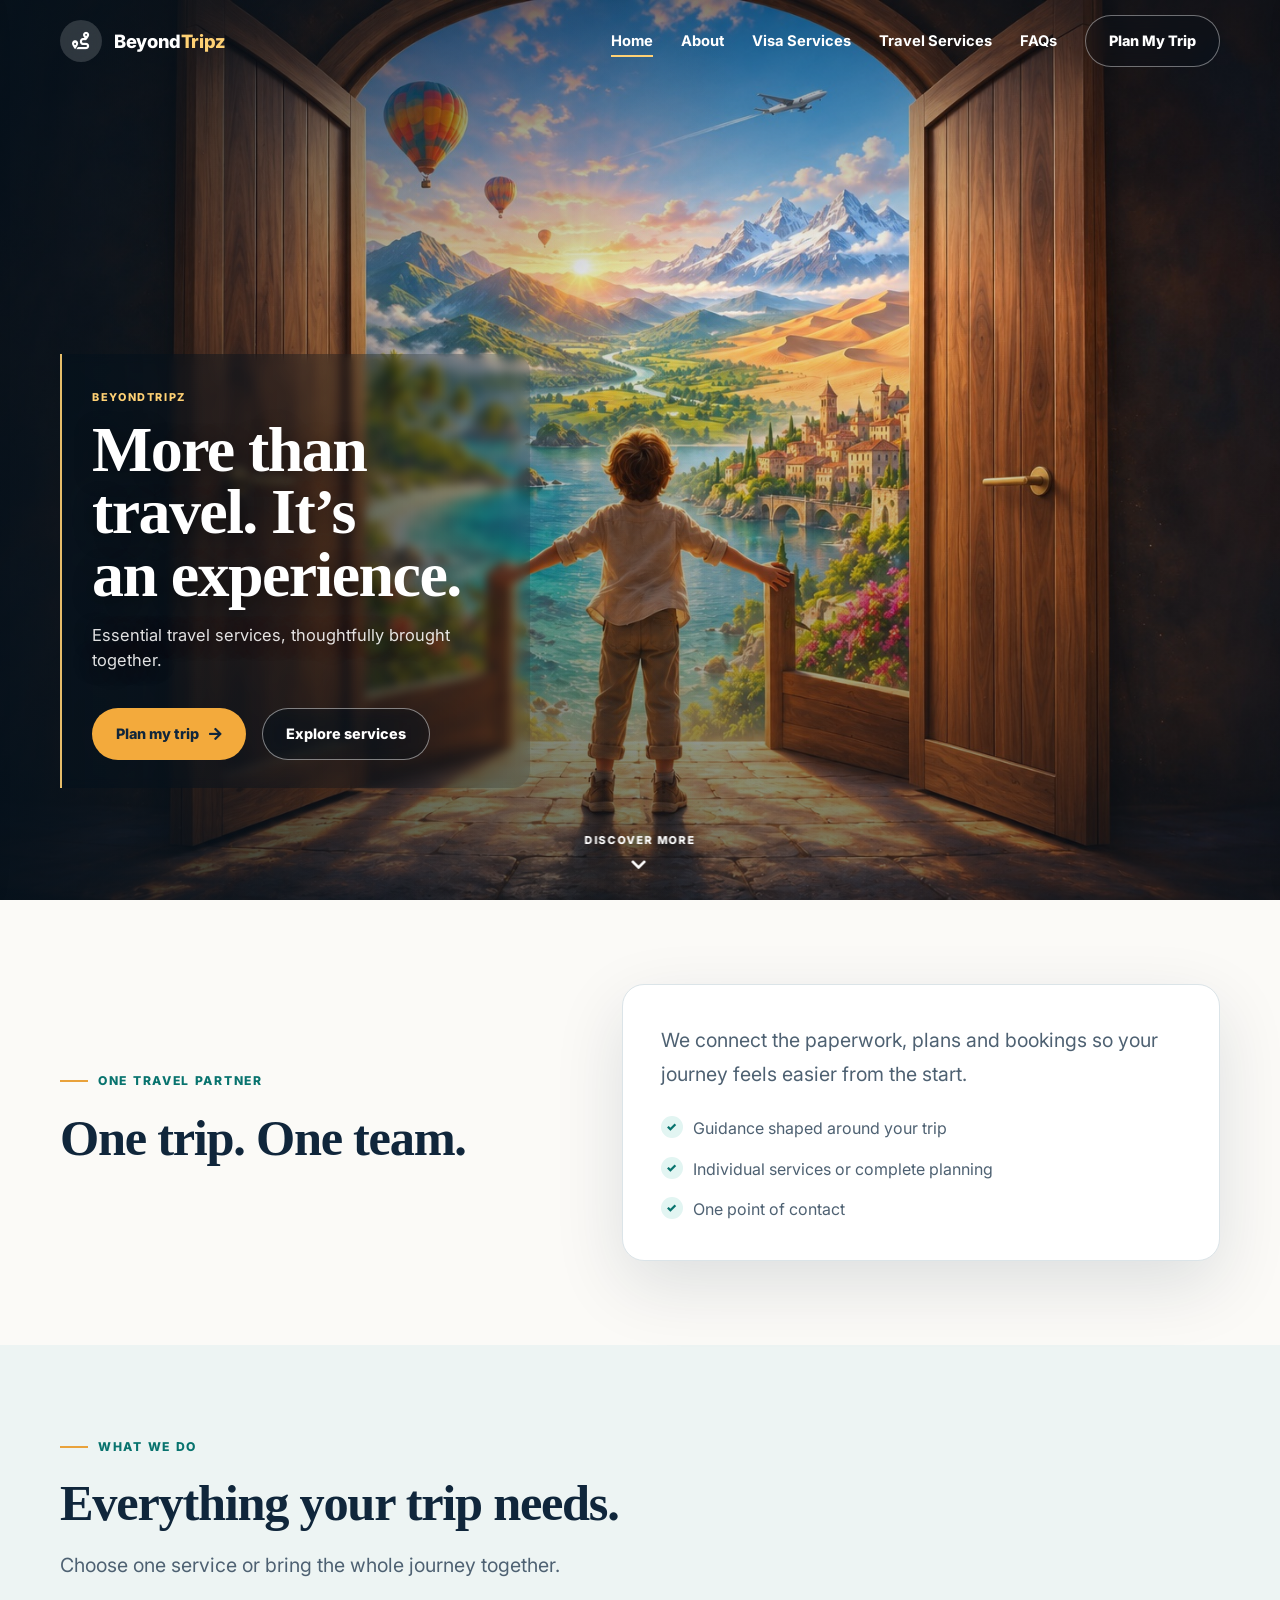
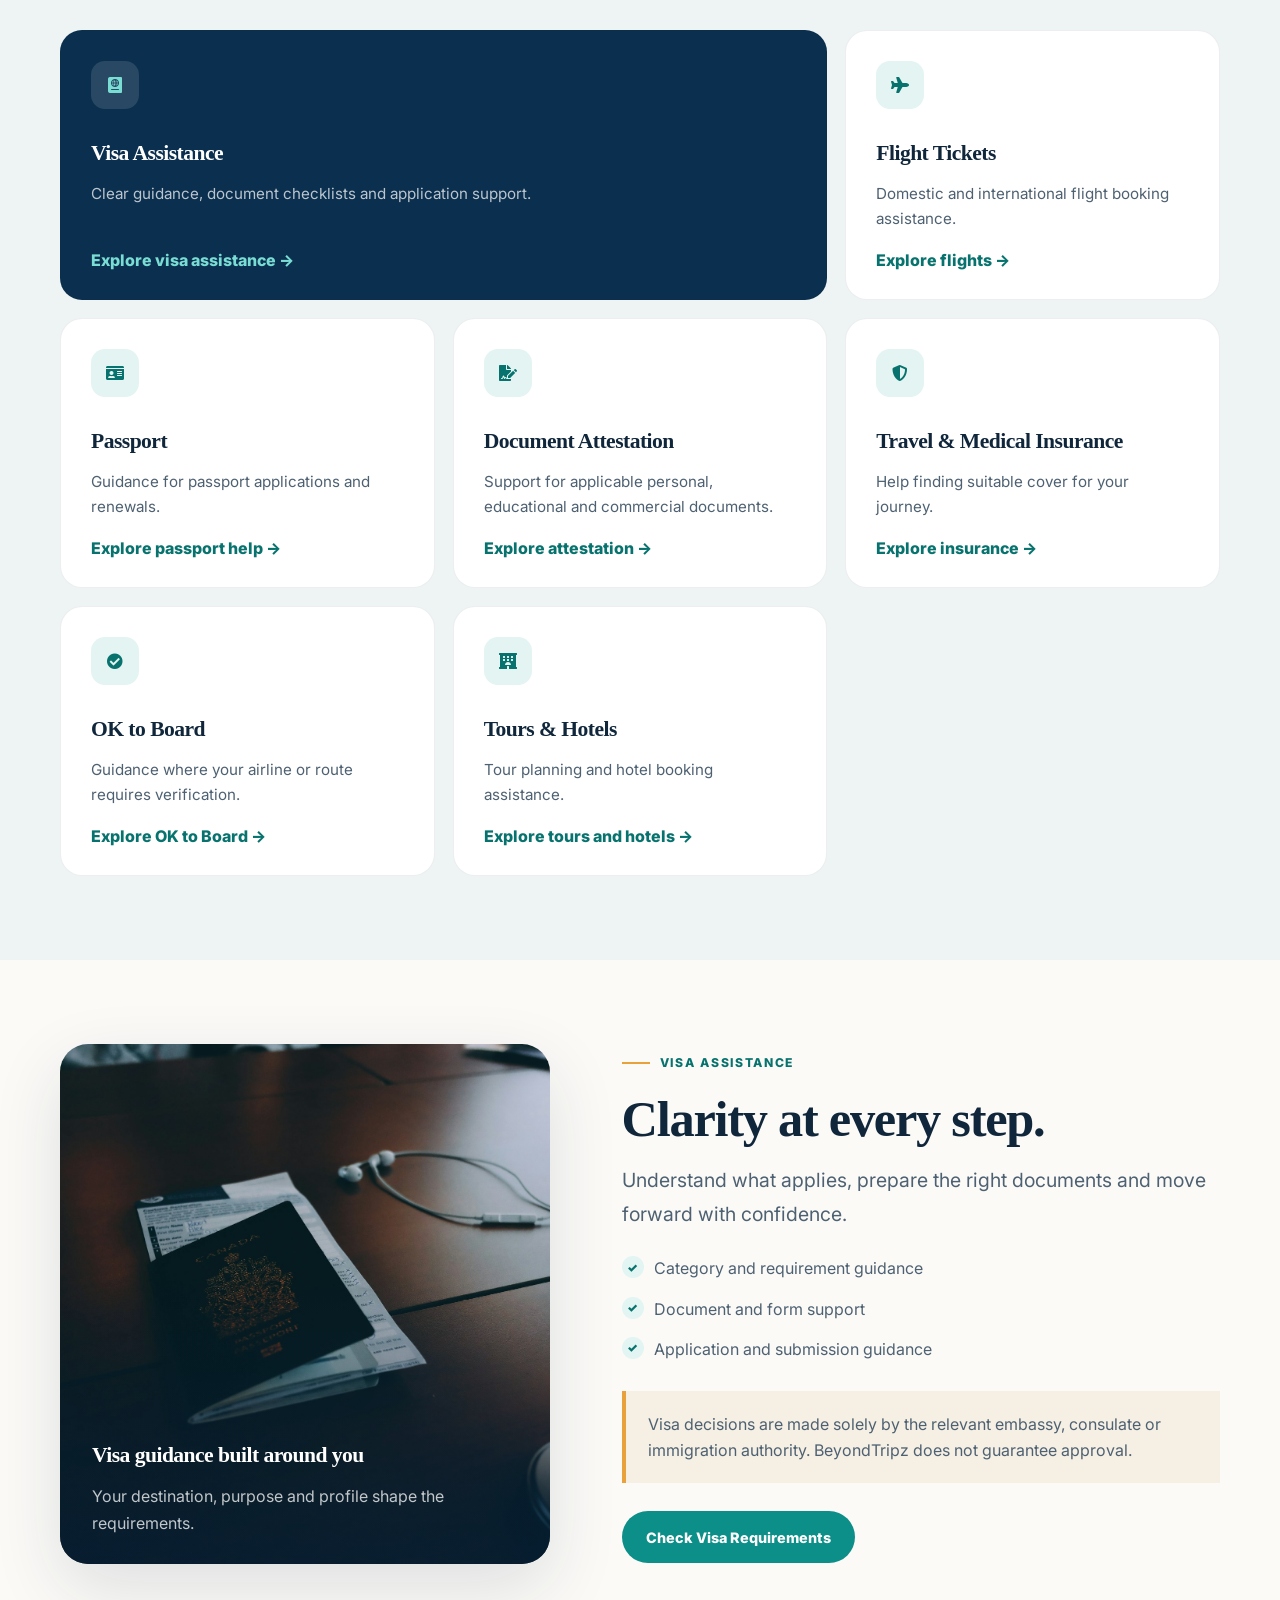
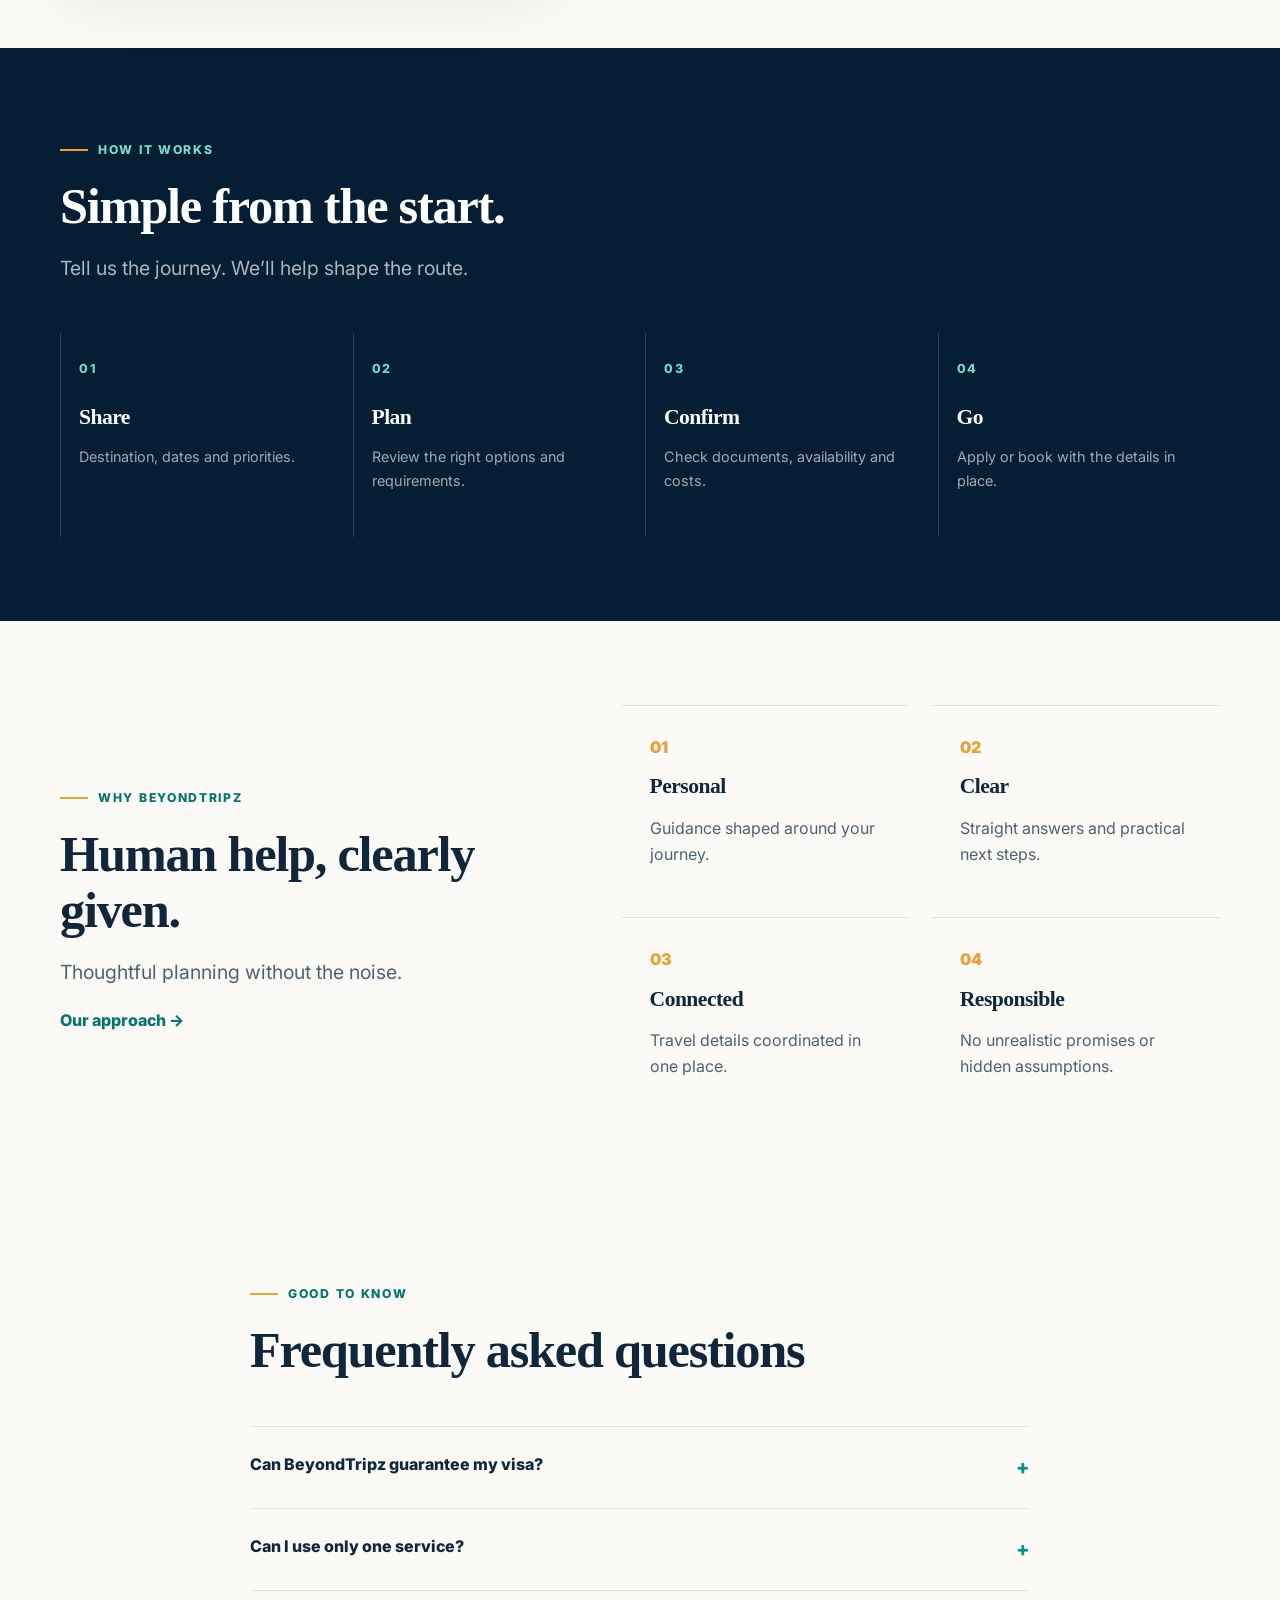
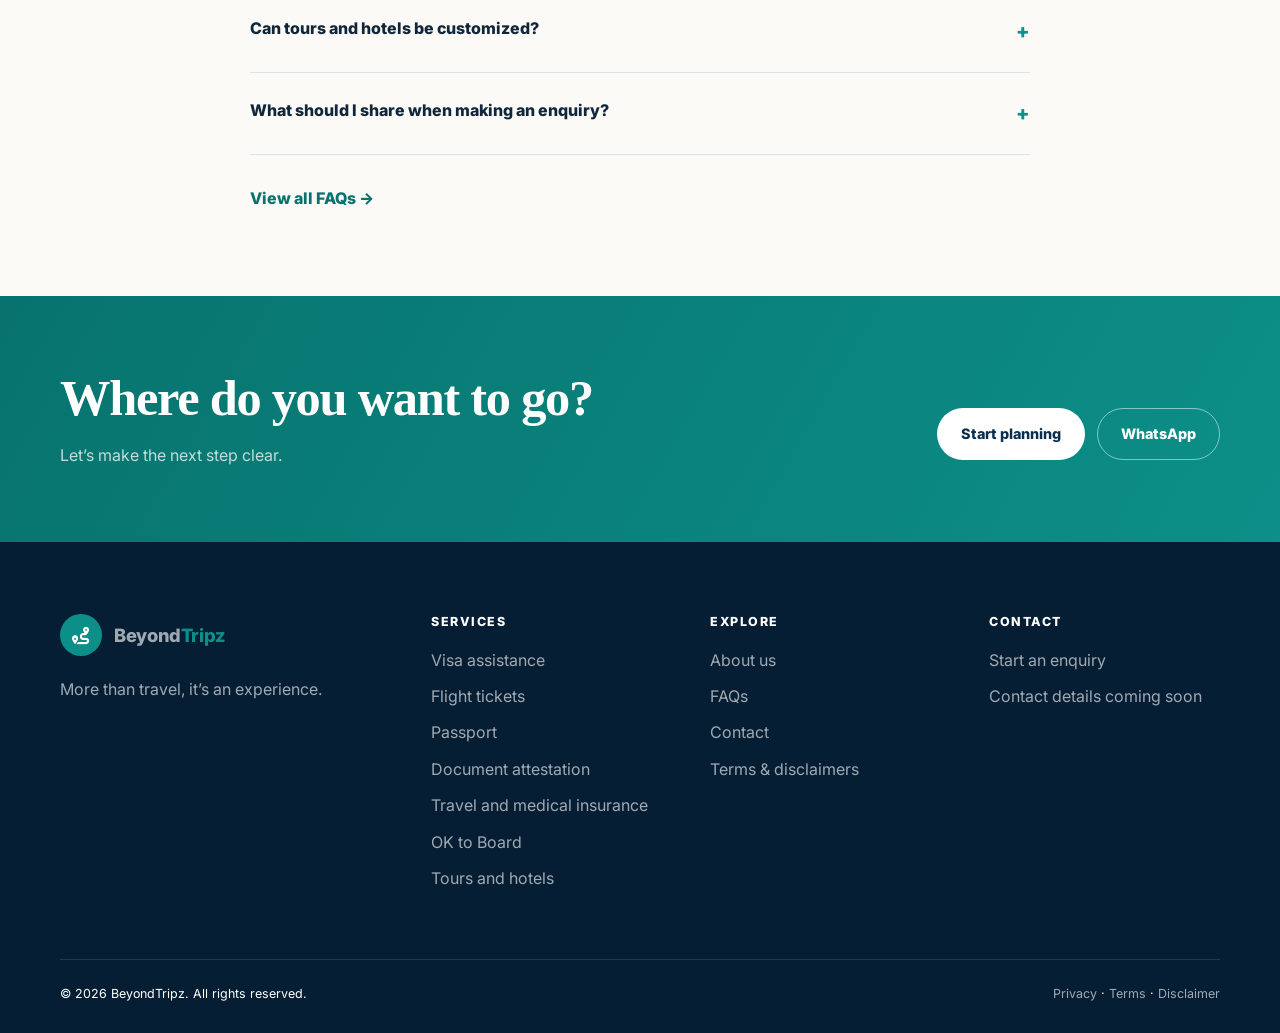
<file: index.html>
<!doctype html>
<html lang="en">
<head>
  <meta charset="utf-8"><meta name="viewport" content="width=device-width, initial-scale=1">
  <title>BeyondTripz | More Than Travel, It’s an Experience</title>
  <meta name="description" content="Visa assistance, flight tickets, passport services, document attestation, travel and medical insurance, OK to Board, tours and hotels from BeyondTripz.">
  <meta name="theme-color" content="#0b2f4f"><meta property="og:title" content="BeyondTripz | More Than Travel, It’s an Experience"><meta property="og:description" content="Essential travel services, thoughtfully brought together."><meta property="og:type" content="website">
  <link rel="preconnect" href="https://fonts.googleapis.com"><link rel="preconnect" href="https://fonts.gstatic.com" crossorigin><link href="https://fonts.googleapis.com/css2?family=Inter:wght@400;600;700;800&display=swap" rel="stylesheet">
  <link rel="stylesheet" href="assets/css/fontawesome-all.min.css"><link rel="stylesheet" href="assets/css/beyondtripz.css">
</head>
<body class="home-page">
  <a class="skip-link" href="#main">Skip to content</a>
  <header class="site-header" data-header><div class="container nav-wrap">
    <a class="brand" href="index.html" aria-label="BeyondTripz home"><span class="brand-mark"><i class="fas fa-route"></i></span><span class="brand-name">Beyond<span>Tripz</span></span></a>
    <button class="menu-toggle" type="button" aria-label="Open menu" aria-expanded="false" data-menu-toggle><i class="fas fa-bars"></i></button>
    <nav aria-label="Primary navigation"><ul class="nav-links" data-menu><li><a href="index.html" aria-current="page">Home</a></li><li><a href="about.html">About</a></li><li><a href="visas.html">Visa Services</a></li><li><a href="services.html">Travel Services</a></li><li><a href="faq.html">FAQs</a></li><li><a class="btn" href="contact.html">Plan My Trip</a></li></ul></nav>
  </div></header>
  <main id="main">
    <section class="hero" aria-labelledby="hero-title">
      <div class="door-curtain" aria-hidden="true">
        <div class="door-panel door-panel-left"><span class="door-handle"></span></div>
        <div class="door-panel door-panel-right"><span class="door-handle"></span></div>
      </div>
      <div class="hero-shade" aria-hidden="true"></div>
      <div class="container hero-stage"><div class="hero-content">
        <p class="hero-kicker">BeyondTripz</p>
        <h1 id="hero-title">More than travel. It’s an experience.</h1>
        <p class="lead">Essential travel services, thoughtfully brought together.</p>
        <div class="button-row"><a class="btn btn-amber" href="contact.html">Plan my trip <i class="fas fa-arrow-right"></i></a><a class="btn btn-glass" href="services.html">Explore services</a></div>
      </div></div>
      <a class="scroll-cue" href="#journey" aria-label="Scroll down to discover BeyondTripz services"><span>Discover more</span><i class="fas fa-chevron-down" aria-hidden="true"></i></a>
    </section>

    <section class="section" id="journey"><div class="container intro-grid"><div><p class="eyebrow">One travel partner</p><h2>One trip. One team.</h2></div><div class="intro-card">
      <p class="lead">We connect the paperwork, plans and bookings so your journey feels easier from the start.</p>
      <ul class="check-list"><li>Guidance shaped around your trip</li><li>Individual services or complete planning</li><li>One point of contact</li></ul>
    </div></div></section>

    <section class="section services" id="services"><div class="container"><div class="section-head"><p class="eyebrow">What we do</p><h2>Everything your trip needs.</h2><p class="lead">Choose one service or bring the whole journey together.</p></div><div class="card-grid">
      <article class="service-card featured"><span class="icon"><i class="fas fa-passport"></i></span><h3>Visa Assistance</h3><p>Clear guidance, document checklists and application support.</p><a class="text-link" href="visas.html">Explore visa assistance →</a></article>
      <article class="service-card"><span class="icon"><i class="fas fa-plane"></i></span><h3>Flight Tickets</h3><p>Domestic and international flight booking assistance.</p><a class="text-link" href="services.html#flights">Explore flights →</a></article>
      <article class="service-card"><span class="icon"><i class="fas fa-id-card"></i></span><h3>Passport</h3><p>Guidance for passport applications and renewals.</p><a class="text-link" href="services.html#passport">Explore passport help →</a></article>
      <article class="service-card"><span class="icon"><i class="fas fa-file-signature"></i></span><h3>Document Attestation</h3><p>Support for applicable personal, educational and commercial documents.</p><a class="text-link" href="services.html#attestation">Explore attestation →</a></article>
      <article class="service-card"><span class="icon"><i class="fas fa-shield-alt"></i></span><h3>Travel & Medical Insurance</h3><p>Help finding suitable cover for your journey.</p><a class="text-link" href="services.html#insurance">Explore insurance →</a></article>
      <article class="service-card"><span class="icon"><i class="fas fa-check-circle"></i></span><h3>OK to Board</h3><p>Guidance where your airline or route requires verification.</p><a class="text-link" href="services.html#ok-to-board">Explore OK to Board →</a></article>
      <article class="service-card"><span class="icon"><i class="fas fa-hotel"></i></span><h3>Tours & Hotels</h3><p>Tour planning and hotel booking assistance.</p><a class="text-link" href="services.html#tours-hotels">Explore tours and hotels →</a></article>
    </div></div></section>

    <section class="section"><div class="container split"><div class="visual-card" role="img" aria-label="Traveller looking across a destination landscape"><div class="visual-caption"><h3>Visa guidance built around you</h3><p>Your destination, purpose and profile shape the requirements.</p></div></div><div>
      <p class="eyebrow">Visa assistance</p><h2>Clarity at every step.</h2><p class="lead">Understand what applies, prepare the right documents and move forward with confidence.</p>
      <ul class="check-list"><li>Category and requirement guidance</li><li>Document and form support</li><li>Application and submission guidance</li></ul>
      <p class="notice">Visa decisions are made solely by the relevant embassy, consulate or immigration authority. BeyondTripz does not guarantee approval.</p><a class="btn" href="contact.html?service=visa">Check Visa Requirements</a>
    </div></div></section>

    <section class="section process"><div class="container"><div class="section-head"><p class="eyebrow">How it works</p><h2>Simple from the start.</h2><p class="lead">Tell us the journey. We’ll help shape the route.</p></div><div class="steps steps-four">
      <article class="step"><h3>Share</h3><p>Destination, dates and priorities.</p></article><article class="step"><h3>Plan</h3><p>Review the right options and requirements.</p></article><article class="step"><h3>Confirm</h3><p>Check documents, availability and costs.</p></article><article class="step"><h3>Go</h3><p>Apply or book with the details in place.</p></article>
    </div></div></section>

    <section class="section"><div class="container split"><div><p class="eyebrow">Why BeyondTripz</p><h2>Human help, clearly given.</h2><p class="lead">Thoughtful planning without the noise.</p><a class="text-link" href="about.html">Our approach →</a></div><div class="why-grid">
      <article class="reason"><span>01</span><h3>Personal</h3><p>Guidance shaped around your journey.</p></article><article class="reason"><span>02</span><h3>Clear</h3><p>Straight answers and practical next steps.</p></article><article class="reason"><span>03</span><h3>Connected</h3><p>Travel details coordinated in one place.</p></article><article class="reason"><span>04</span><h3>Responsible</h3><p>No unrealistic promises or hidden assumptions.</p></article>
    </div></div></section>

    <section class="section"><div class="narrow"><div class="section-head"><p class="eyebrow">Good to know</p><h2>Frequently asked questions</h2></div><div class="faq-list">
      <article class="faq-item"><button class="faq-question" type="button"><span>Can BeyondTripz guarantee my visa?</span><span>+</span></button><div class="faq-answer"><p>No. The relevant authority makes every visa decision. We help you prepare well.</p></div></article>
      <article class="faq-item"><button class="faq-question" type="button"><span>Can I use only one service?</span><span>+</span></button><div class="faq-answer"><p>Yes. Choose an individual service or ask us to coordinate several parts of your trip.</p></div></article>
      <article class="faq-item"><button class="faq-question" type="button"><span>Can tours and hotels be customized?</span><span>+</span></button><div class="faq-answer"><p>Yes. We plan around your destination, budget, time and travel style.</p></div></article>
      <article class="faq-item"><button class="faq-question" type="button"><span>What should I share when making an enquiry?</span><span>+</span></button><div class="faq-answer"><p>Your destination, travel purpose, approximate dates, number of travellers and required services are a useful starting point.</p></div></article>
    </div><div class="button-row"><a class="text-link" href="faq.html">View all FAQs →</a></div></div></section>

    <section class="cta-band"><div class="container cta-grid"><div><h2>Where do you want to go?</h2><p>Let’s make the next step clear.</p></div><div class="button-row"><a class="btn btn-light" href="contact.html">Start planning</a><a class="btn btn-outline" style="border-color:rgba(255,255,255,.5);color:#fff" href="contact.html#whatsapp">WhatsApp</a></div></div></section>
  </main>
  <footer class="site-footer"><div class="container"><div class="footer-grid">
    <div><a class="brand" href="index.html"><span class="brand-mark"><i class="fas fa-route"></i></span><span class="brand-name">Beyond<span>Tripz</span></span></a><p>More than travel, it’s an experience.</p></div>
    <div><h4>Services</h4><ul class="footer-links"><li><a href="visas.html">Visa assistance</a></li><li><a href="services.html#flights">Flight tickets</a></li><li><a href="services.html#passport">Passport</a></li><li><a href="services.html#attestation">Document attestation</a></li><li><a href="services.html#insurance">Travel and medical insurance</a></li><li><a href="services.html#ok-to-board">OK to Board</a></li><li><a href="services.html#tours-hotels">Tours and hotels</a></li></ul></div>
    <div><h4>Explore</h4><ul class="footer-links"><li><a href="about.html">About us</a></li><li><a href="faq.html">FAQs</a></li><li><a href="contact.html">Contact</a></li><li><a href="legal.html">Terms & disclaimers</a></li></ul></div>
    <div><h4>Contact</h4><ul class="footer-links"><li><a href="contact.html">Start an enquiry</a></li><li>Contact details coming soon</li></ul></div>
  </div><div class="footer-bottom"><span>© <span data-year></span> BeyondTripz. All rights reserved.</span><span><a href="legal.html#privacy">Privacy</a> · <a href="legal.html#terms">Terms</a> · <a href="legal.html#disclaimer">Disclaimer</a></span></div></div></footer>
  <script src="assets/js/beyondtripz.js"></script>
</body>
</html>
</file>
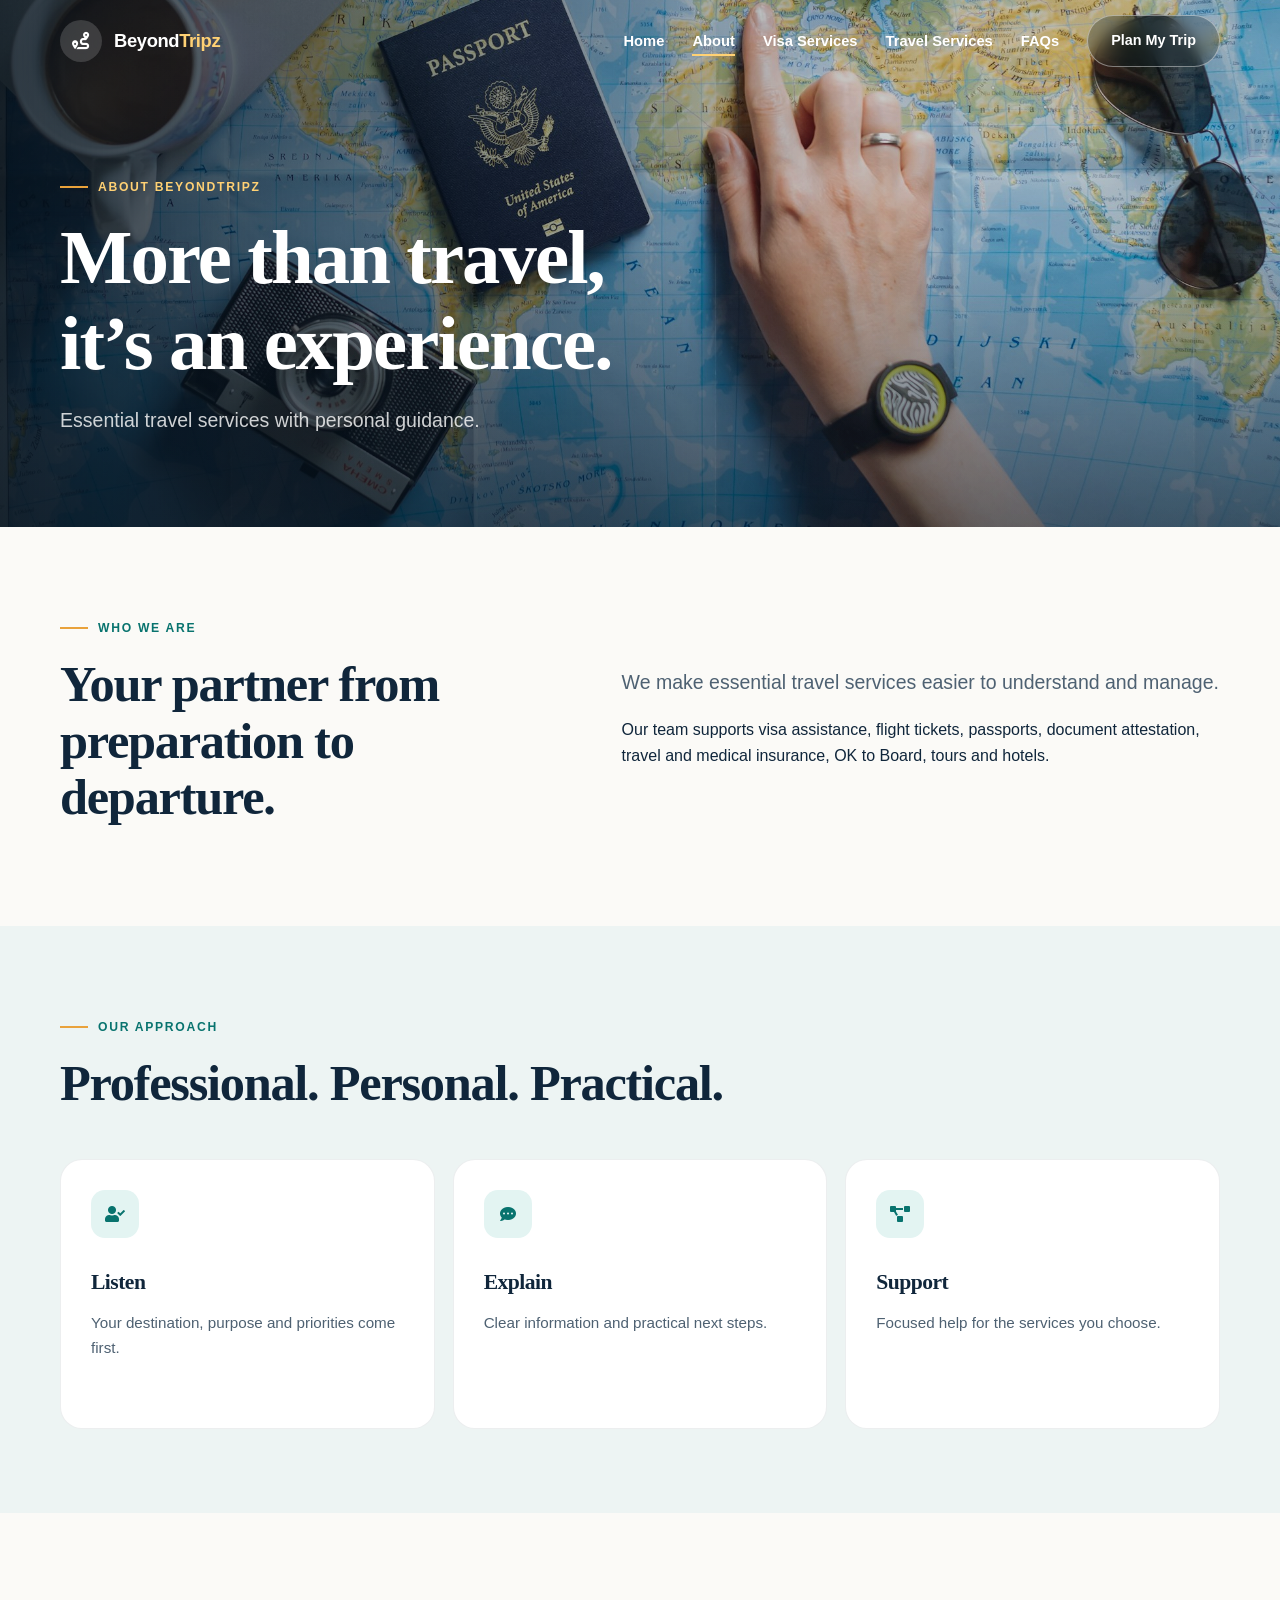
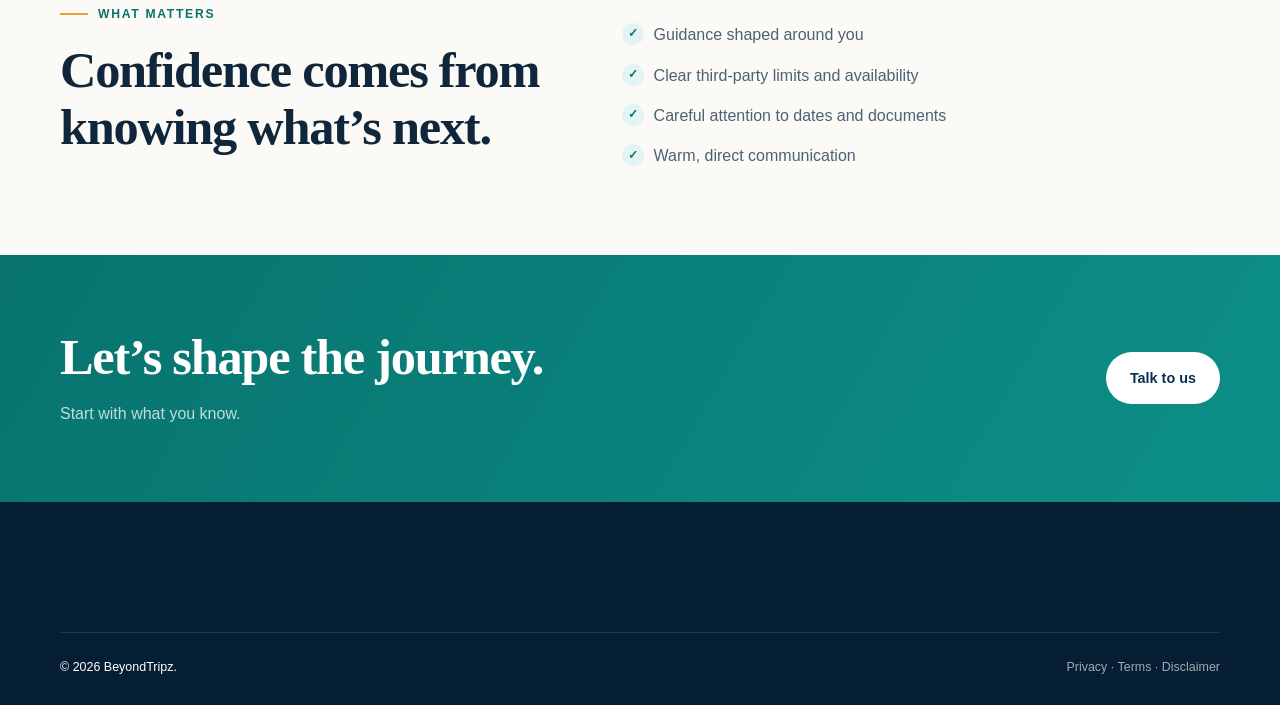
<file: about.html>
<!doctype html><html lang="en"><head><meta charset="utf-8"><meta name="viewport" content="width=device-width,initial-scale=1"><title>About BeyondTripz | More Than Travel, It’s an Experience</title><meta name="description" content="Meet BeyondTripz, your partner for visa assistance, flights, passports, attestation, insurance, OK to Board, tours and hotels."><link rel="stylesheet" href="assets/css/fontawesome-all.min.css"><link rel="stylesheet" href="assets/css/beyondtripz.css"></head><body class="about-page inner-page">
<header class="site-header scrolled" data-header><div class="container nav-wrap"><a class="brand" href="index.html"><span class="brand-mark"><i class="fas fa-route"></i></span><span class="brand-name">Beyond<span>Tripz</span></span></a><button class="menu-toggle" data-menu-toggle aria-label="Open menu"><i class="fas fa-bars"></i></button><nav><ul class="nav-links" data-menu><li><a href="index.html">Home</a></li><li><a href="about.html" aria-current="page">About</a></li><li><a href="visas.html">Visa Services</a></li><li><a href="services.html">Travel Services</a></li><li><a href="faq.html">FAQs</a></li><li><a class="btn" href="contact.html">Plan My Trip</a></li></ul></nav></div></header>
<main><section class="page-hero"><div class="container"><p class="eyebrow">About BeyondTripz</p><h1>More than travel, it’s an experience.</h1><p class="lead">Essential travel services with personal guidance.</p></div></section>
<section class="section"><div class="container split"><div><p class="eyebrow">Who we are</p><h2>Your partner from preparation to departure.</h2></div><div><p class="lead">We make essential travel services easier to understand and manage.</p><p>Our team supports visa assistance, flight tickets, passports, document attestation, travel and medical insurance, OK to Board, tours and hotels.</p></div></div></section>
<section class="section services"><div class="container"><div class="section-head"><p class="eyebrow">Our approach</p><h2>Professional. Personal. Practical.</h2></div><div class="card-grid"><article class="service-card"><span class="icon"><i class="fas fa-user-check"></i></span><h3>Listen</h3><p>Your destination, purpose and priorities come first.</p></article><article class="service-card"><span class="icon"><i class="fas fa-comment-dots"></i></span><h3>Explain</h3><p>Clear information and practical next steps.</p></article><article class="service-card"><span class="icon"><i class="fas fa-project-diagram"></i></span><h3>Support</h3><p>Focused help for the services you choose.</p></article></div></div></section>
<section class="section"><div class="container split"><div><p class="eyebrow">What matters</p><h2>Confidence comes from knowing what’s next.</h2></div><div><ul class="check-list"><li>Guidance shaped around you</li><li>Clear third-party limits and availability</li><li>Careful attention to dates and documents</li><li>Warm, direct communication</li></ul></div></div></section>
<section class="cta-band"><div class="container cta-grid"><div><h2>Let’s shape the journey.</h2><p>Start with what you know.</p></div><a class="btn btn-light" href="contact.html">Talk to us</a></div></section></main>
<footer class="site-footer"><div class="container"><div class="footer-bottom"><span>© <span data-year></span> BeyondTripz.</span><span><a href="legal.html">Privacy · Terms · Disclaimer</a></span></div></div></footer><script src="assets/js/beyondtripz.js"></script></body></html>
</file>
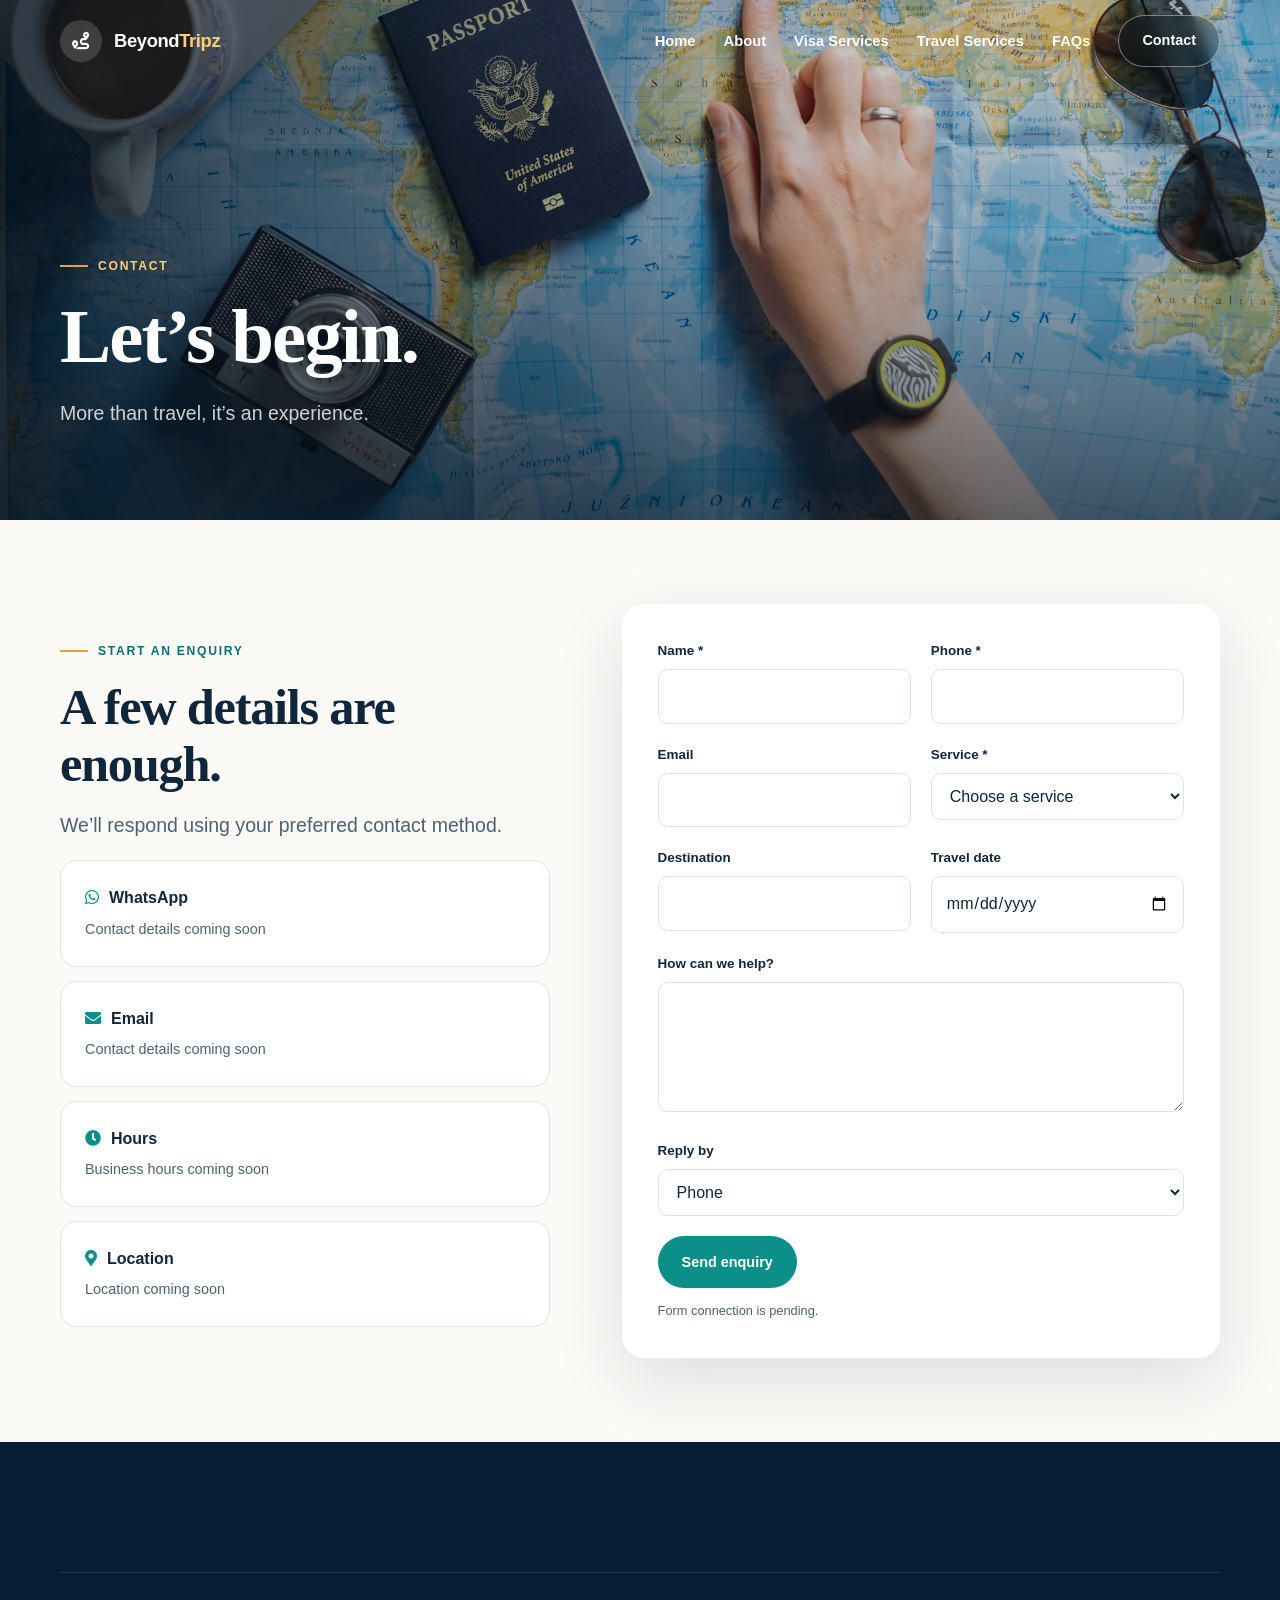
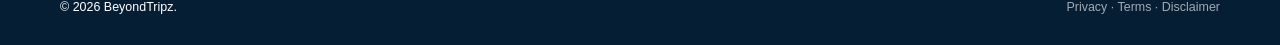
<file: contact.html>
<!doctype html><html lang="en"><head><meta charset="utf-8"><meta name="viewport" content="width=device-width,initial-scale=1"><title>Contact BeyondTripz | Start Your Travel Enquiry</title><meta name="description" content="Request visa assistance, a travel quote or booking support from BeyondTripz."><link rel="stylesheet" href="assets/css/fontawesome-all.min.css"><link rel="stylesheet" href="assets/css/beyondtripz.css"></head><body class="contact-page inner-page">
<header class="site-header scrolled" data-header><div class="container nav-wrap"><a class="brand" href="index.html"><span class="brand-mark"><i class="fas fa-route"></i></span><span class="brand-name">Beyond<span>Tripz</span></span></a><button class="menu-toggle" data-menu-toggle aria-label="Open menu"><i class="fas fa-bars"></i></button><nav><ul class="nav-links" data-menu><li><a href="index.html">Home</a></li><li><a href="about.html">About</a></li><li><a href="visas.html">Visa Services</a></li><li><a href="services.html">Travel Services</a></li><li><a href="faq.html">FAQs</a></li><li><a class="btn" href="contact.html" aria-current="page">Contact</a></li></ul></nav></div></header>
<main><section class="page-hero"><div class="container"><p class="eyebrow">Contact</p><h1>Let’s begin.</h1><p class="lead">More than travel, it’s an experience.</p></div></section>
<section class="section"><div class="container split"><div><p class="eyebrow">Start an enquiry</p><h2>A few details are enough.</h2><p class="lead">We’ll respond using your preferred contact method.</p><div class="contact-options" id="whatsapp"><div class="contact-option"><i class="fab fa-whatsapp"></i><strong>WhatsApp</strong><p>Contact details coming soon</p></div><div class="contact-option"><i class="fas fa-envelope"></i><strong>Email</strong><p>Contact details coming soon</p></div><div class="contact-option"><i class="fas fa-clock"></i><strong>Hours</strong><p>Business hours coming soon</p></div><div class="contact-option"><i class="fas fa-map-marker-alt"></i><strong>Location</strong><p>Location coming soon</p></div></div></div>
<form class="form-card" action="#" method="post"><div class="form-grid"><div class="field"><label for="name">Name *</label><input id="name" name="name" required autocomplete="name"></div><div class="field"><label for="phone">Phone *</label><input id="phone" name="phone" type="tel" required autocomplete="tel"></div><div class="field"><label for="email">Email</label><input id="email" name="email" type="email" autocomplete="email"></div><div class="field"><label for="service">Service *</label><select id="service" name="service" required><option value="">Choose a service</option><option value="visa">Visa assistance</option><option value="flight">Flight tickets</option><option value="passport">Passport</option><option value="attestation">Document attestation</option><option value="insurance">Travel and medical insurance</option><option value="ok-to-board">OK to Board</option><option value="tour-hotel">Tours and hotels</option></select></div><div class="field"><label for="destination">Destination</label><input id="destination" name="destination"></div><div class="field"><label for="travel-date">Travel date</label><input id="travel-date" name="travel_date" type="date"></div><div class="field full"><label for="message">How can we help?</label><textarea id="message" name="message"></textarea></div><div class="field full"><label for="contact-method">Reply by</label><select id="contact-method" name="contact_method"><option>Phone</option><option>WhatsApp</option><option>Email</option></select></div><div class="field full"><button class="btn" type="submit">Send enquiry</button><p class="muted form-note">Form connection is pending.</p></div></div></form>
</div></section></main><footer class="site-footer"><div class="container"><div class="footer-bottom"><span>© <span data-year></span> BeyondTripz.</span><span><a href="legal.html">Privacy · Terms · Disclaimer</a></span></div></div></footer><script src="assets/js/beyondtripz.js"></script></body></html>
</file>
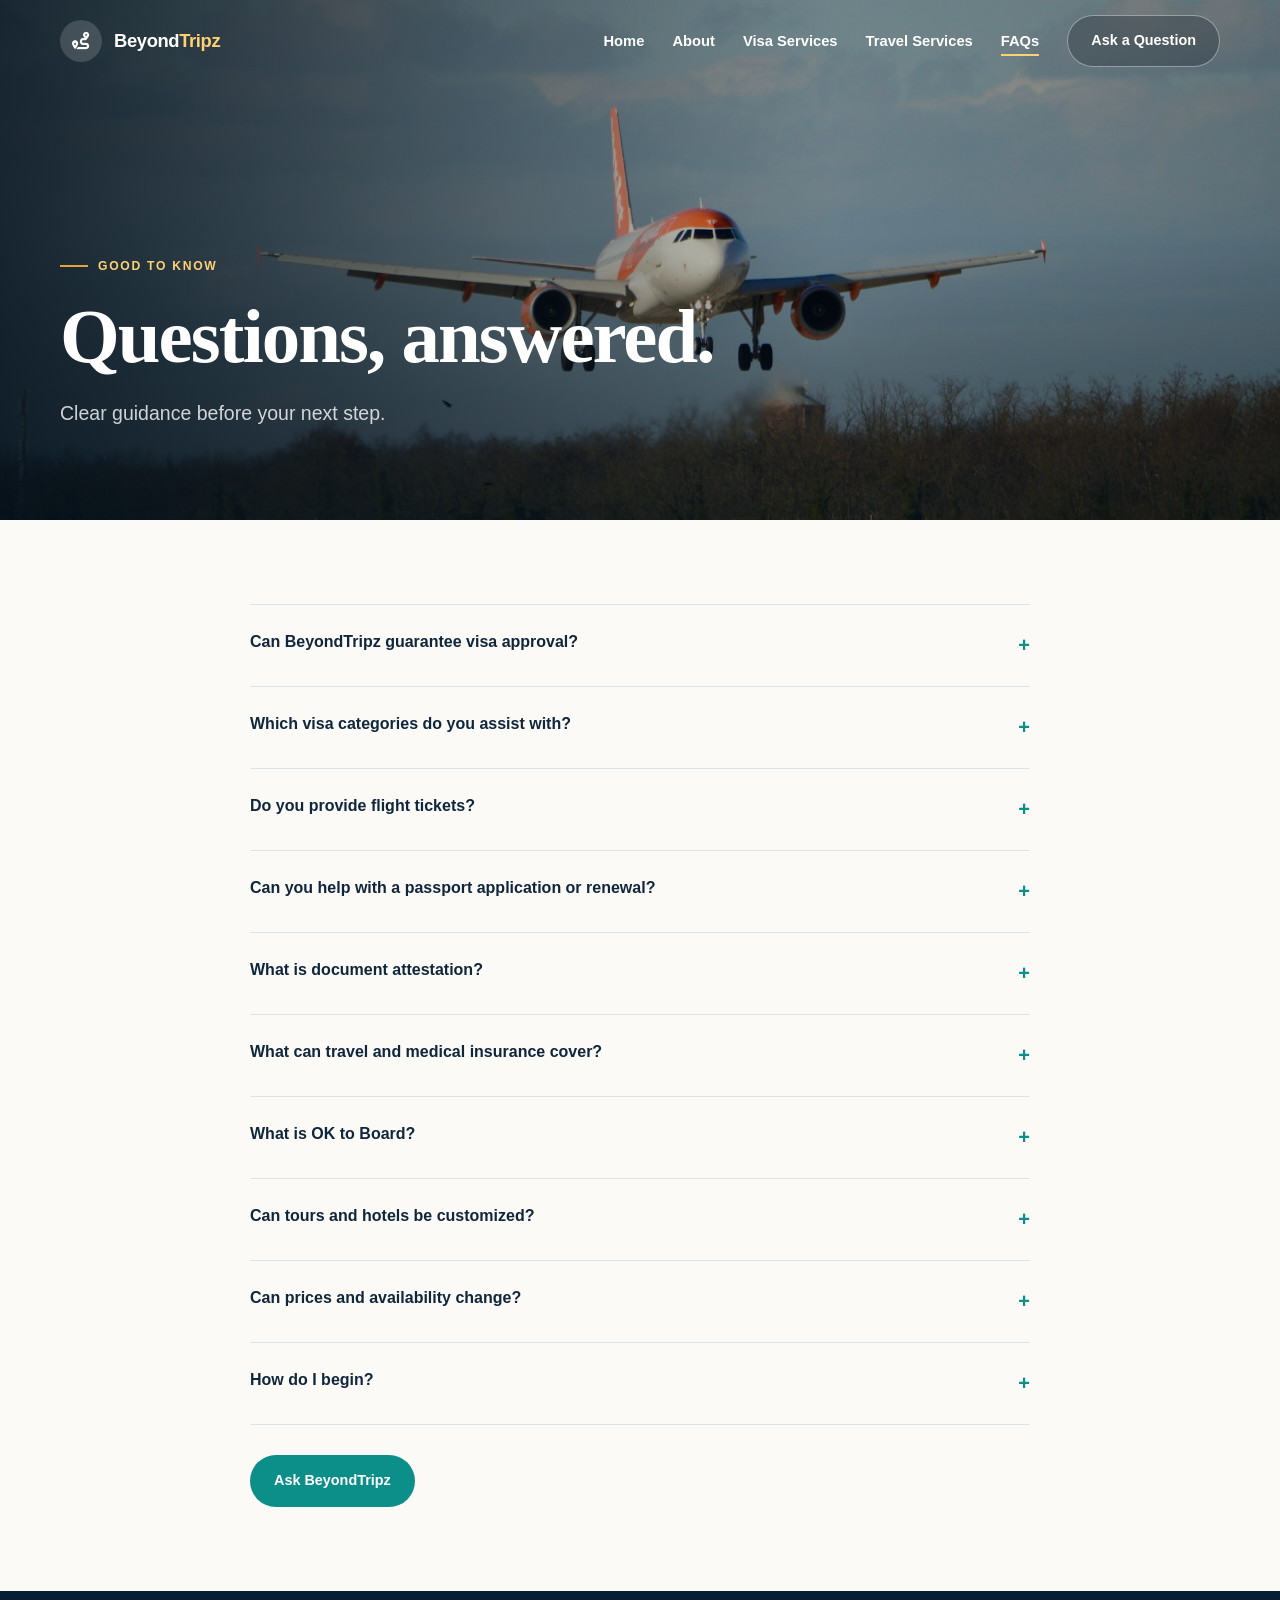
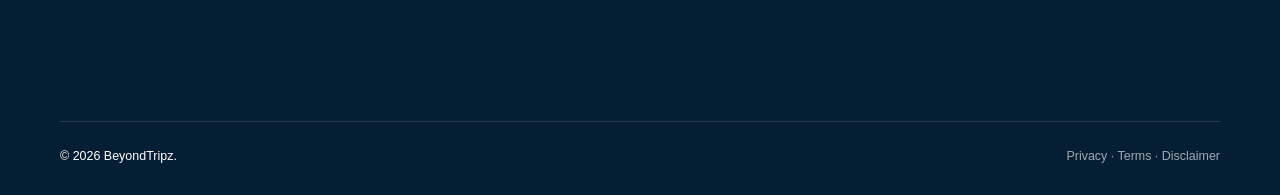
<file: faq.html>
<!doctype html><html lang="en"><head><meta charset="utf-8"><meta name="viewport" content="width=device-width,initial-scale=1"><title>Travel Service FAQs | BeyondTripz</title><meta name="description" content="Answers about visa assistance, flight tickets, passports, document attestation, insurance, OK to Board, tours and hotels."><link rel="stylesheet" href="assets/css/fontawesome-all.min.css"><link rel="stylesheet" href="assets/css/beyondtripz.css"></head><body class="faq-page inner-page">
<header class="site-header scrolled" data-header><div class="container nav-wrap"><a class="brand" href="index.html"><span class="brand-mark"><i class="fas fa-route"></i></span><span class="brand-name">Beyond<span>Tripz</span></span></a><button class="menu-toggle" data-menu-toggle aria-label="Open menu"><i class="fas fa-bars"></i></button><nav><ul class="nav-links" data-menu><li><a href="index.html">Home</a></li><li><a href="about.html">About</a></li><li><a href="visas.html">Visa Services</a></li><li><a href="services.html">Travel Services</a></li><li><a href="faq.html" aria-current="page">FAQs</a></li><li><a class="btn" href="contact.html">Ask a Question</a></li></ul></nav></div></header>
<main><section class="page-hero"><div class="container"><p class="eyebrow">Good to know</p><h1>Questions, answered.</h1><p class="lead">Clear guidance before your next step.</p></div></section><section class="section"><div class="narrow"><div class="faq-list">
<article class="faq-item"><button class="faq-question"><span>Can BeyondTripz guarantee visa approval?</span><span>+</span></button><div class="faq-answer"><p>No. Only the relevant authority makes visa decisions. We assist with requirements, forms and documents.</p></div></article>
<article class="faq-item"><button class="faq-question"><span>Which visa categories do you assist with?</span><span>+</span></button><div class="faq-answer"><p>We assist with applicable tourist, visit, business, student, transit and family visa categories.</p></div></article>
<article class="faq-item"><button class="faq-question"><span>Do you provide flight tickets?</span><span>+</span></button><div class="faq-answer"><p>Yes. We assist with domestic and international flight tickets.</p></div></article>
<article class="faq-item"><button class="faq-question"><span>Can you help with a passport application or renewal?</span><span>+</span></button><div class="faq-answer"><p>Yes. We provide guidance on applicable forms and supporting documents. The government authority controls issuance and processing.</p></div></article>
<article class="faq-item"><button class="faq-question"><span>What is document attestation?</span><span>+</span></button><div class="faq-answer"><p>It verifies a document for a specific official purpose. Requirements vary by document, destination and use.</p></div></article>
<article class="faq-item"><button class="faq-question"><span>What can travel and medical insurance cover?</span><span>+</span></button><div class="faq-answer"><p>Coverage may include medical emergencies and other travel risks. Every policy has its own terms, limits and exclusions.</p></div></article>
<article class="faq-item"><button class="faq-question"><span>What is OK to Board?</span><span>+</span></button><div class="faq-answer"><p>Some airlines or routes require visa verification before travel. We help with the applicable process and documents.</p></div></article>
<article class="faq-item"><button class="faq-question"><span>Can tours and hotels be customized?</span><span>+</span></button><div class="faq-answer"><p>Yes. We plan around your destination, dates, budget and travel preferences.</p></div></article>
<article class="faq-item"><button class="faq-question"><span>Can prices and availability change?</span><span>+</span></button><div class="faq-answer"><p>Yes. Flight fares, hotel rooms and tour availability can change until confirmation.</p></div></article>
<article class="faq-item"><button class="faq-question"><span>How do I begin?</span><span>+</span></button><div class="faq-answer"><p>Share your destination, dates and the service you need through our enquiry form.</p></div></article>
</div><div class="button-row"><a class="btn" href="contact.html">Ask BeyondTripz</a></div></div></section></main><footer class="site-footer"><div class="container"><div class="footer-bottom"><span>© <span data-year></span> BeyondTripz.</span><span><a href="legal.html">Privacy · Terms · Disclaimer</a></span></div></div></footer><script src="assets/js/beyondtripz.js"></script></body></html>
</file>
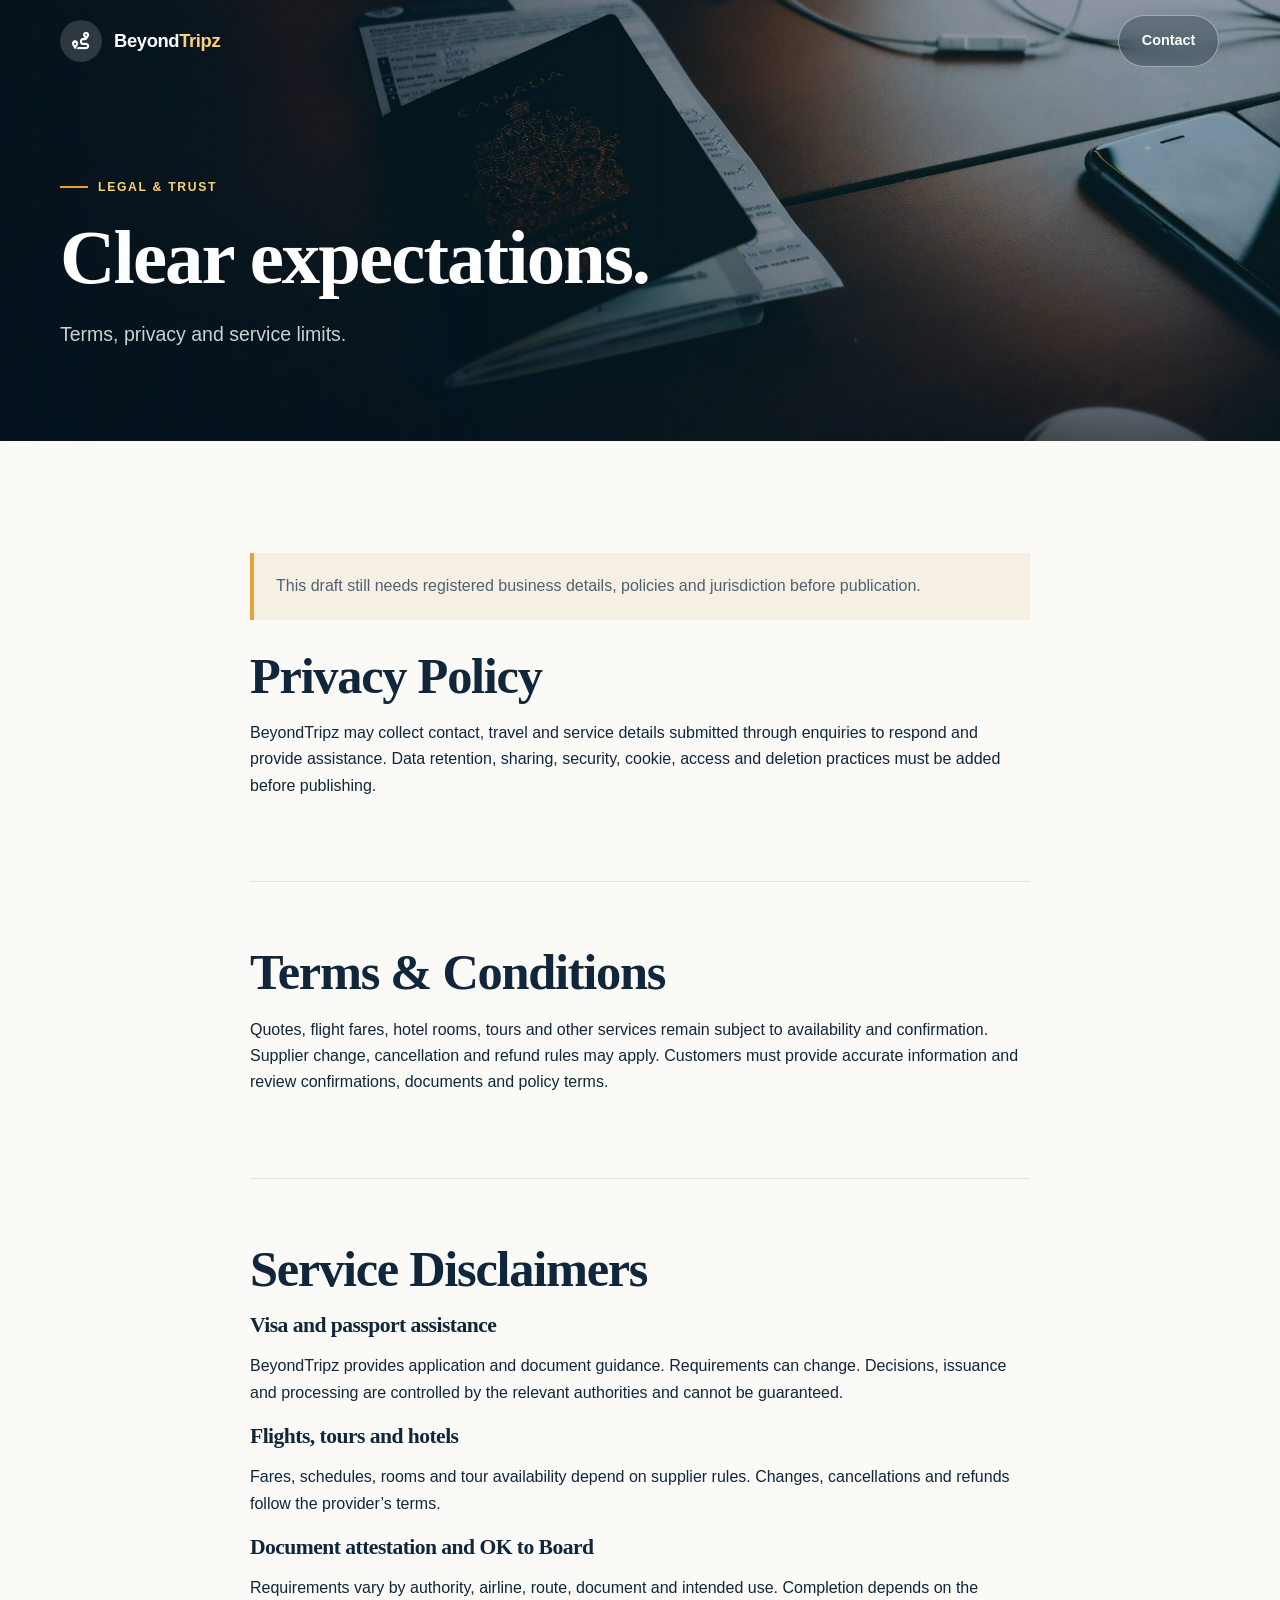
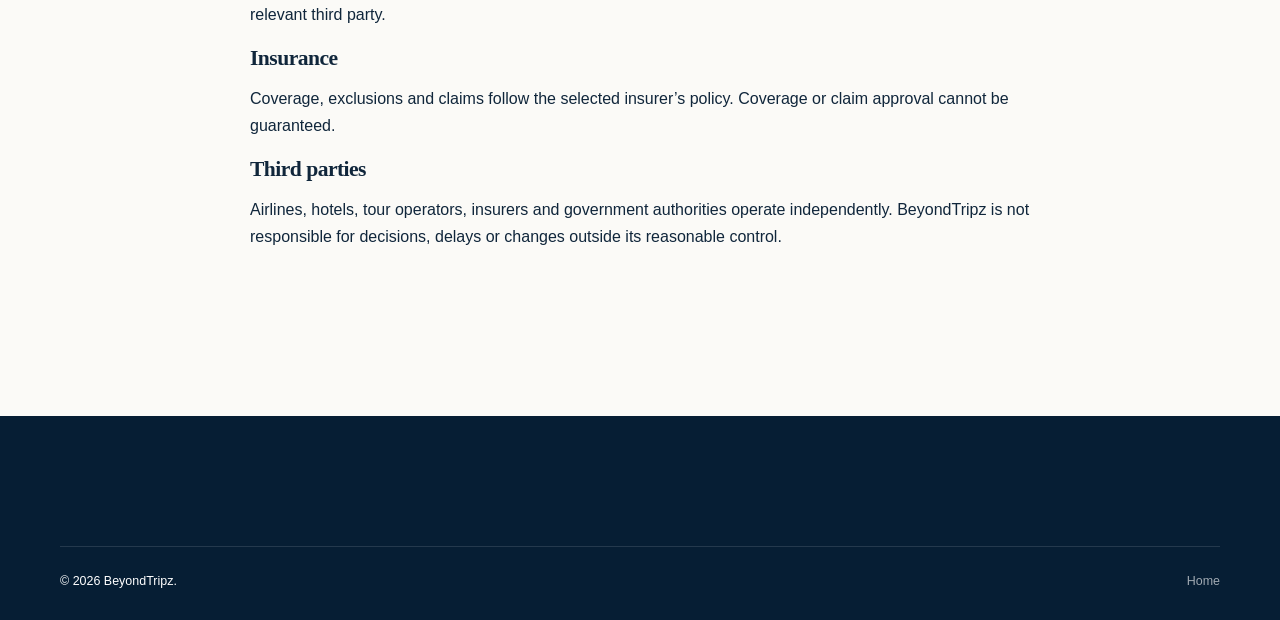
<file: legal.html>
<!doctype html><html lang="en"><head><meta charset="utf-8"><meta name="viewport" content="width=device-width,initial-scale=1"><title>Terms, Privacy & Travel Disclaimers | BeyondTripz</title><meta name="description" content="General terms, privacy information and service disclaimers for BeyondTripz."><link rel="stylesheet" href="assets/css/fontawesome-all.min.css"><link rel="stylesheet" href="assets/css/beyondtripz.css"></head><body class="legal-page inner-page">
<header class="site-header scrolled" data-header><div class="container nav-wrap"><a class="brand" href="index.html"><span class="brand-mark"><i class="fas fa-route"></i></span><span class="brand-name">Beyond<span>Tripz</span></span></a><a class="btn btn-outline" href="contact.html">Contact</a></div></header>
<main><section class="page-hero"><div class="container"><p class="eyebrow">Legal & trust</p><h1>Clear expectations.</h1><p class="lead">Terms, privacy and service limits.</p></div></section><section class="section"><div class="narrow"><p class="notice">This draft still needs registered business details, policies and jurisdiction before publication.</p>
<section class="content-block" id="privacy"><h2>Privacy Policy</h2><p>BeyondTripz may collect contact, travel and service details submitted through enquiries to respond and provide assistance. Data retention, sharing, security, cookie, access and deletion practices must be added before publishing.</p></section>
<section class="content-block" id="terms"><h2>Terms & Conditions</h2><p>Quotes, flight fares, hotel rooms, tours and other services remain subject to availability and confirmation. Supplier change, cancellation and refund rules may apply. Customers must provide accurate information and review confirmations, documents and policy terms.</p></section>
<section class="content-block" id="disclaimer"><h2>Service Disclaimers</h2><h3>Visa and passport assistance</h3><p>BeyondTripz provides application and document guidance. Requirements can change. Decisions, issuance and processing are controlled by the relevant authorities and cannot be guaranteed.</p><h3>Flights, tours and hotels</h3><p>Fares, schedules, rooms and tour availability depend on supplier rules. Changes, cancellations and refunds follow the provider’s terms.</p><h3>Document attestation and OK to Board</h3><p>Requirements vary by authority, airline, route, document and intended use. Completion depends on the relevant third party.</p><h3>Insurance</h3><p>Coverage, exclusions and claims follow the selected insurer’s policy. Coverage or claim approval cannot be guaranteed.</p><h3>Third parties</h3><p>Airlines, hotels, tour operators, insurers and government authorities operate independently. BeyondTripz is not responsible for decisions, delays or changes outside its reasonable control.</p></section>
</div></section></main><footer class="site-footer"><div class="container"><div class="footer-bottom"><span>© <span data-year></span> BeyondTripz.</span><span><a href="index.html">Home</a></span></div></div></footer><script src="assets/js/beyondtripz.js"></script></body></html>
</file>
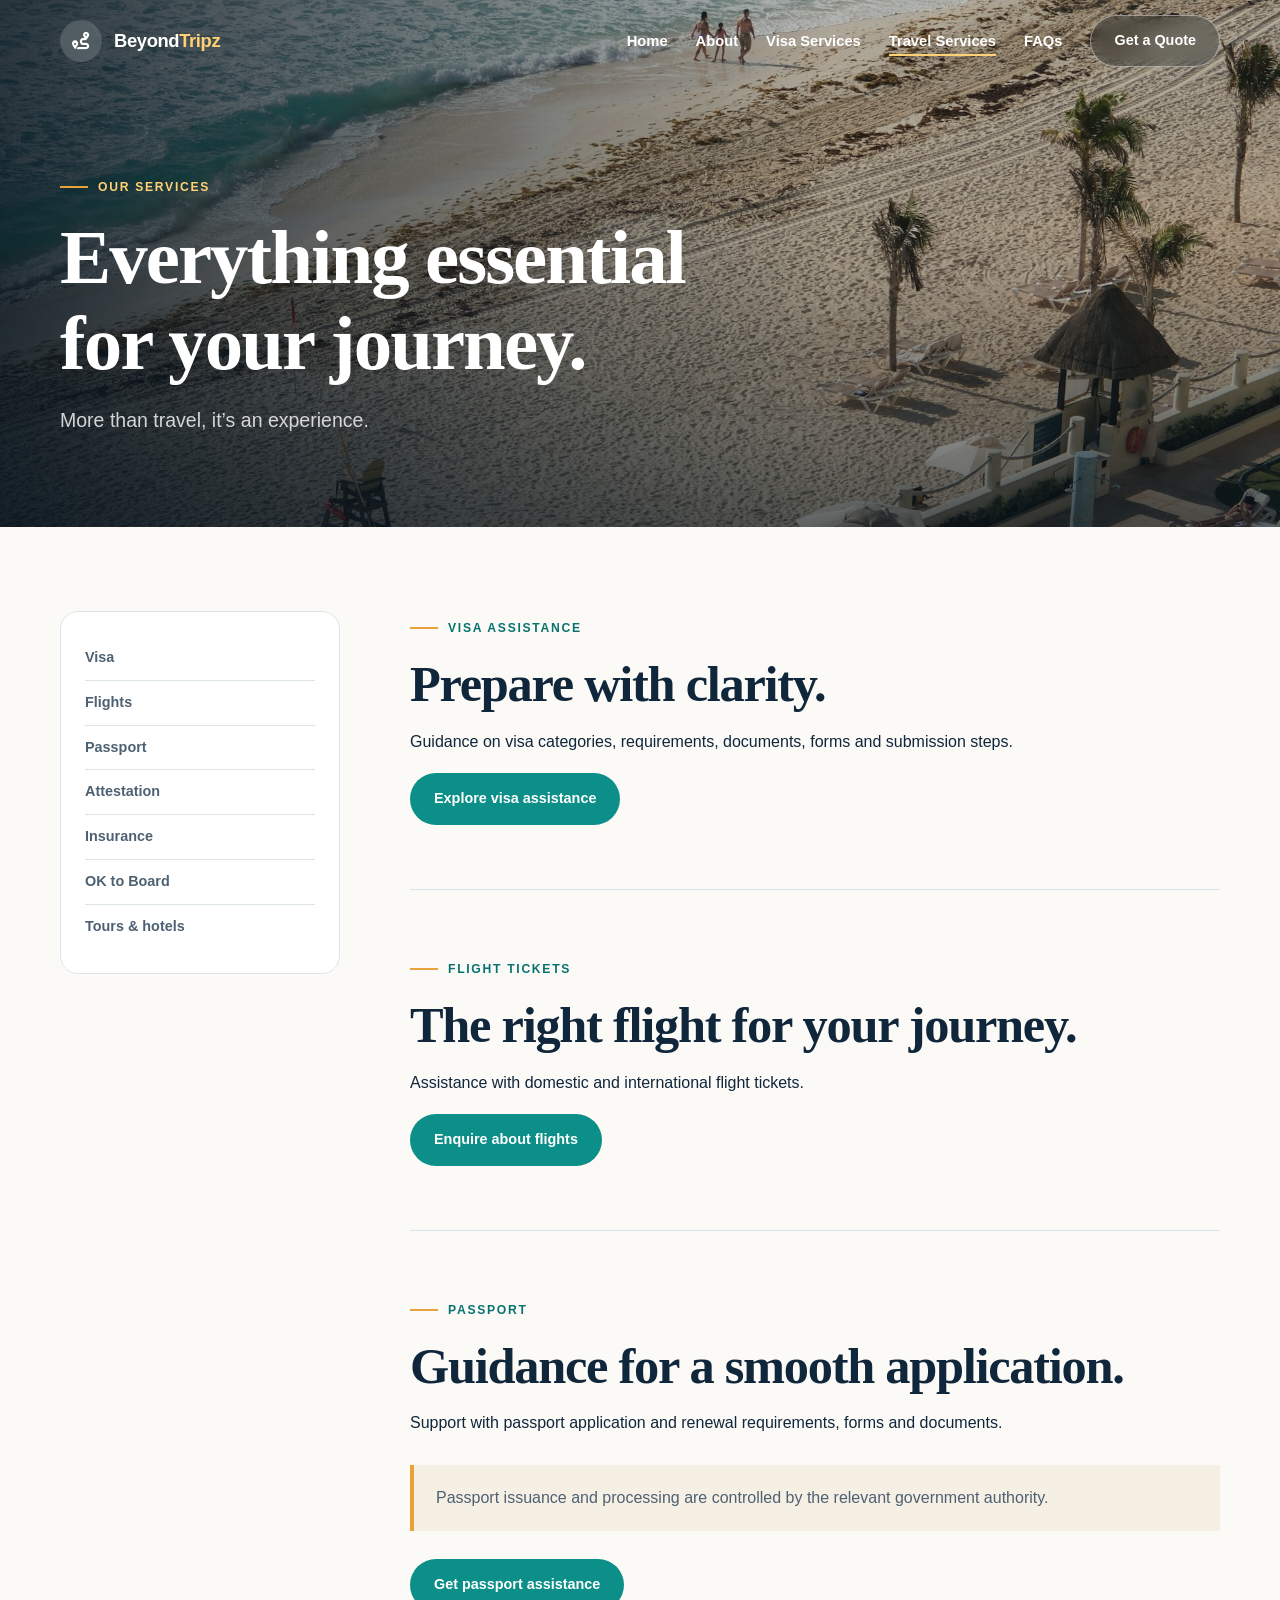
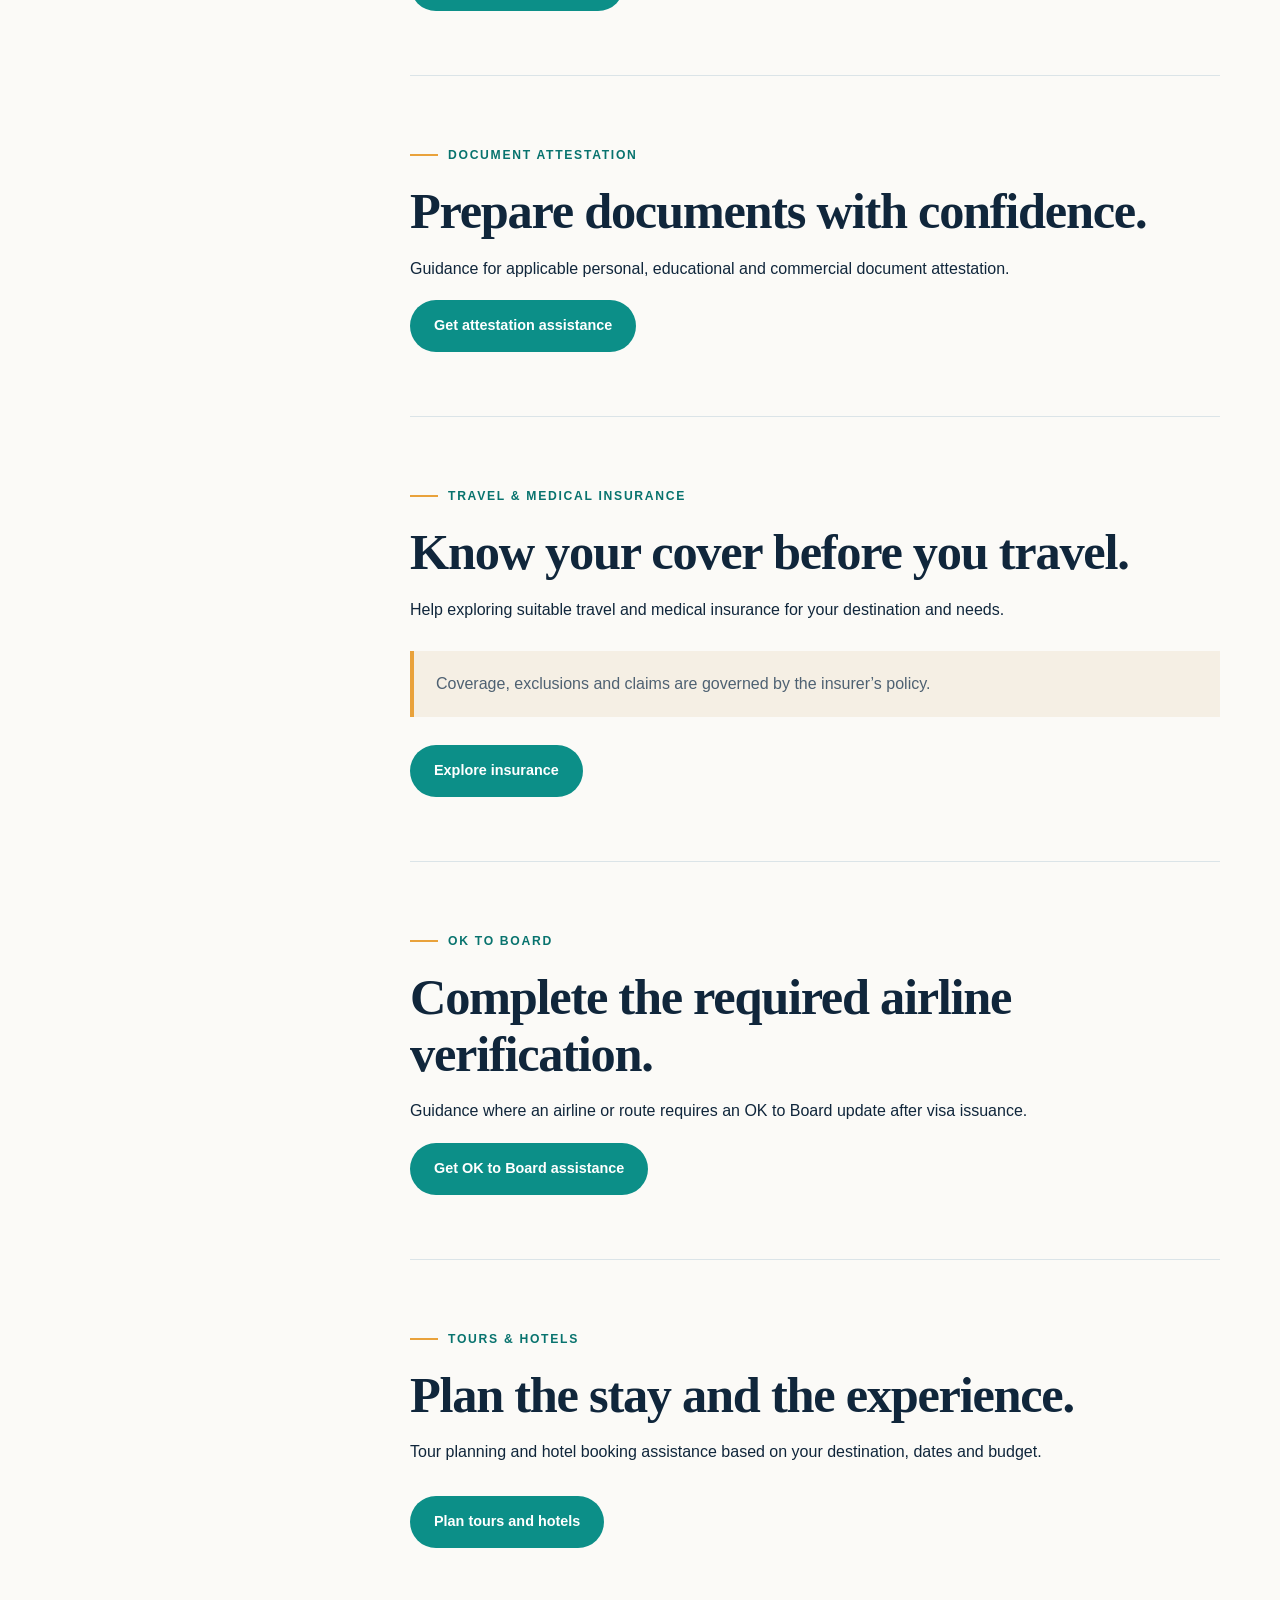
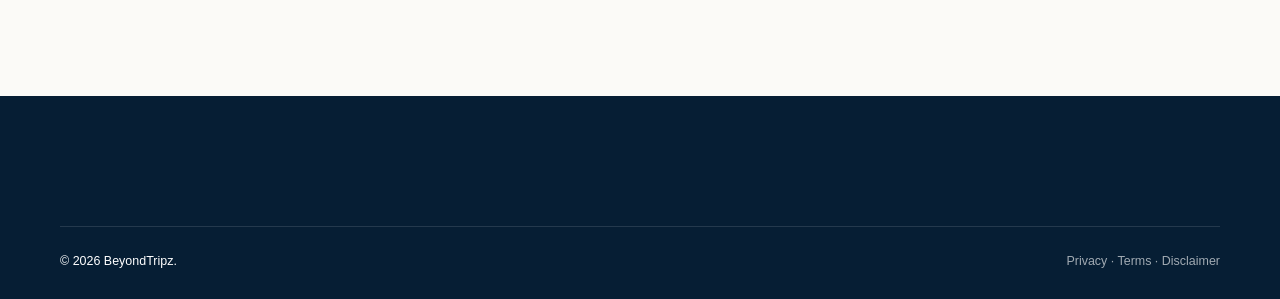
<file: services.html>
<!doctype html><html lang="en"><head><meta charset="utf-8"><meta name="viewport" content="width=device-width,initial-scale=1"><title>Travel Services | BeyondTripz</title><meta name="description" content="Visa assistance, flight tickets, passport services, document attestation, travel and medical insurance, OK to Board, tours and hotels."><link rel="stylesheet" href="assets/css/fontawesome-all.min.css"><link rel="stylesheet" href="assets/css/beyondtripz.css"></head><body class="services-page inner-page">
<header class="site-header scrolled" data-header><div class="container nav-wrap"><a class="brand" href="index.html"><span class="brand-mark"><i class="fas fa-route"></i></span><span class="brand-name">Beyond<span>Tripz</span></span></a><button class="menu-toggle" data-menu-toggle aria-label="Open menu"><i class="fas fa-bars"></i></button><nav><ul class="nav-links" data-menu><li><a href="index.html">Home</a></li><li><a href="about.html">About</a></li><li><a href="visas.html">Visa Services</a></li><li><a href="services.html" aria-current="page">Travel Services</a></li><li><a href="faq.html">FAQs</a></li><li><a class="btn" href="contact.html">Get a Quote</a></li></ul></nav></div></header>
<main><section class="page-hero"><div class="container"><p class="eyebrow">Our services</p><h1>Everything essential for your journey.</h1><p class="lead">More than travel, it’s an experience.</p></div></section>
<section class="section"><div class="container content-grid"><aside class="side-nav"><a href="#visa">Visa</a><a href="#flights">Flights</a><a href="#passport">Passport</a><a href="#attestation">Attestation</a><a href="#insurance">Insurance</a><a href="#ok-to-board">OK to Board</a><a href="#tours-hotels">Tours & hotels</a></aside><div>
<section class="content-block" id="visa"><p class="eyebrow">Visa assistance</p><h2>Prepare with clarity.</h2><p>Guidance on visa categories, requirements, documents, forms and submission steps.</p><a class="btn" href="visas.html">Explore visa assistance</a></section>
<section class="content-block" id="flights"><p class="eyebrow">Flight tickets</p><h2>The right flight for your journey.</h2><p>Assistance with domestic and international flight tickets.</p><a class="btn" href="contact.html?service=flight">Enquire about flights</a></section>
<section class="content-block" id="passport"><p class="eyebrow">Passport</p><h2>Guidance for a smooth application.</h2><p>Support with passport application and renewal requirements, forms and documents.</p><p class="notice">Passport issuance and processing are controlled by the relevant government authority.</p><a class="btn" href="contact.html?service=passport">Get passport assistance</a></section>
<section class="content-block" id="attestation"><p class="eyebrow">Document attestation</p><h2>Prepare documents with confidence.</h2><p>Guidance for applicable personal, educational and commercial document attestation.</p><a class="btn" href="contact.html?service=attestation">Get attestation assistance</a></section>
<section class="content-block" id="insurance"><p class="eyebrow">Travel & medical insurance</p><h2>Know your cover before you travel.</h2><p>Help exploring suitable travel and medical insurance for your destination and needs.</p><p class="notice">Coverage, exclusions and claims are governed by the insurer’s policy.</p><a class="btn" href="contact.html?service=insurance">Explore insurance</a></section>
<section class="content-block" id="ok-to-board"><p class="eyebrow">OK to Board</p><h2>Complete the required airline verification.</h2><p>Guidance where an airline or route requires an OK to Board update after visa issuance.</p><a class="btn" href="contact.html?service=ok-to-board">Get OK to Board assistance</a></section>
<section class="content-block" id="tours-hotels"><p class="eyebrow">Tours & hotels</p><h2>Plan the stay and the experience.</h2><p>Tour planning and hotel booking assistance based on your destination, dates and budget.</p><div class="button-row"><a class="btn" href="contact.html?service=tour-hotel">Plan tours and hotels</a></div></section>
</div></div></section></main><footer class="site-footer"><div class="container"><div class="footer-bottom"><span>© <span data-year></span> BeyondTripz.</span><span><a href="legal.html">Privacy · Terms · Disclaimer</a></span></div></div></footer><script src="assets/js/beyondtripz.js"></script></body></html>
</file>
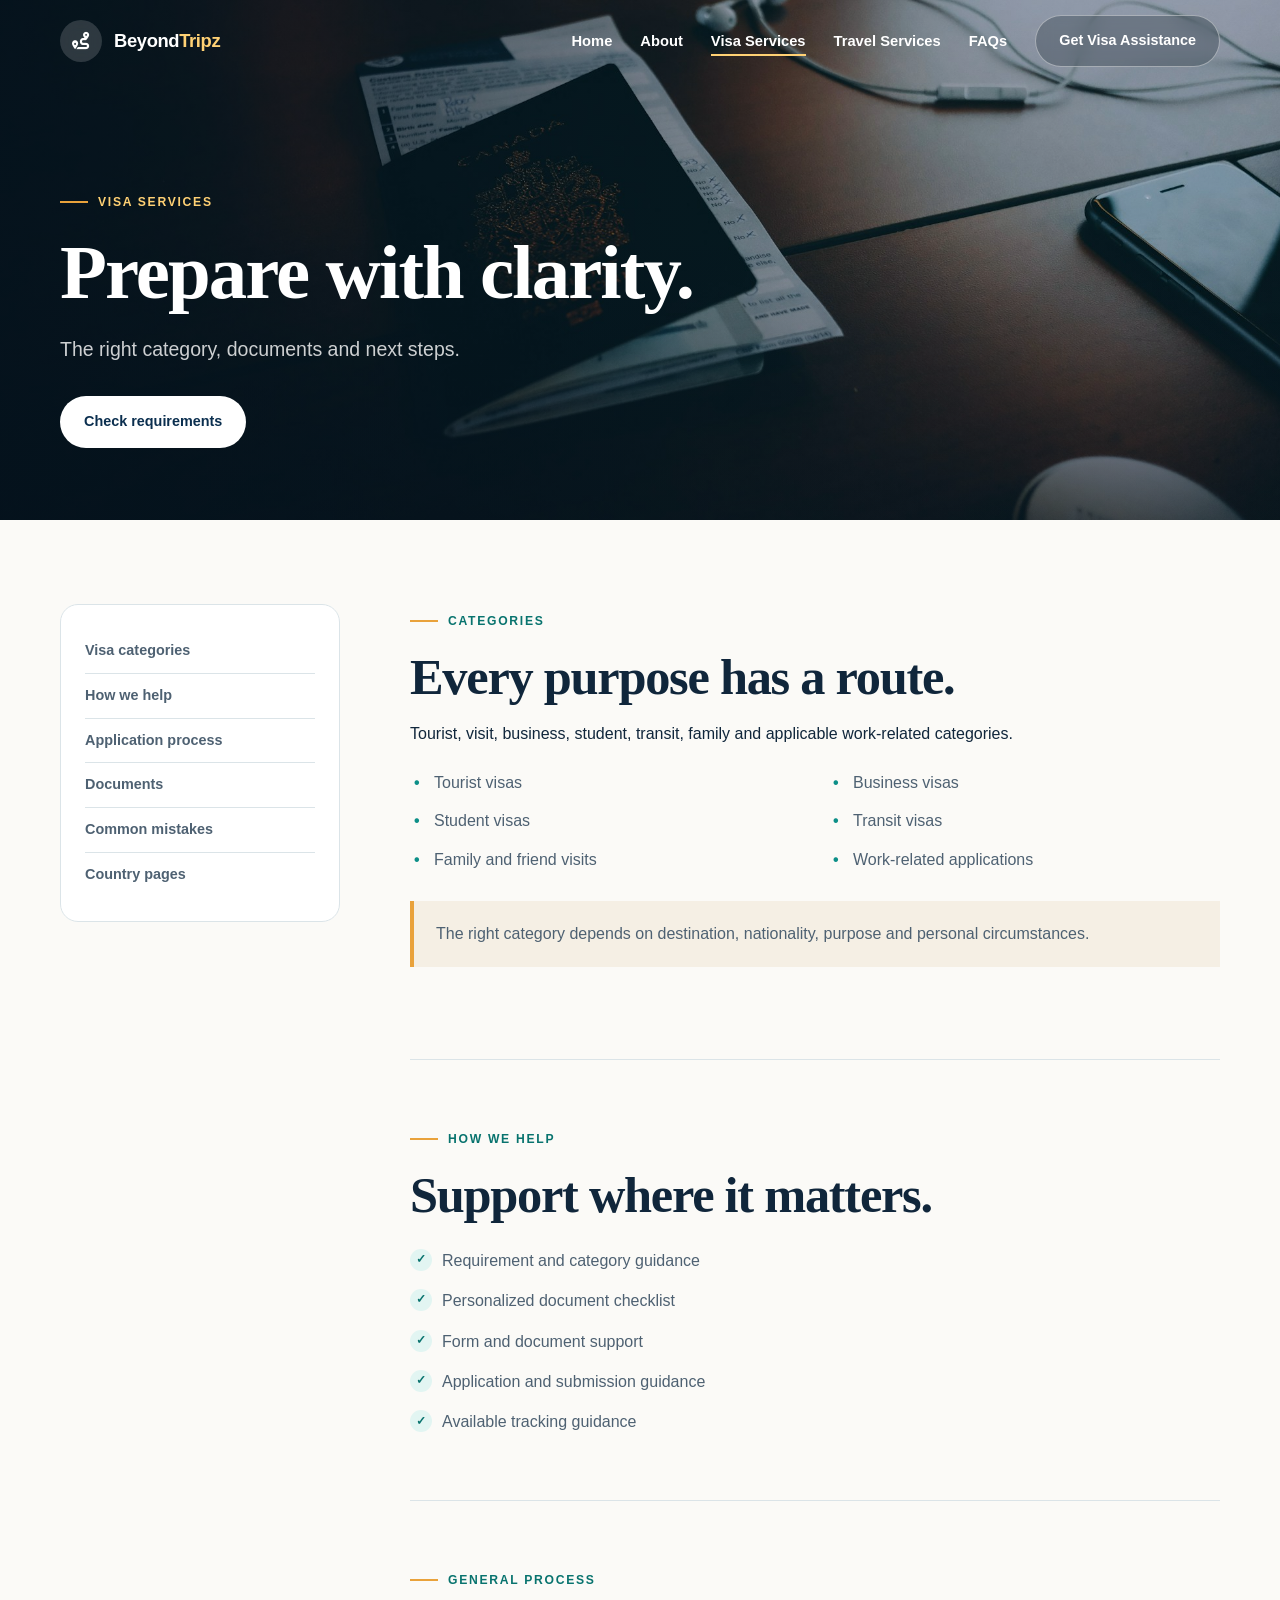
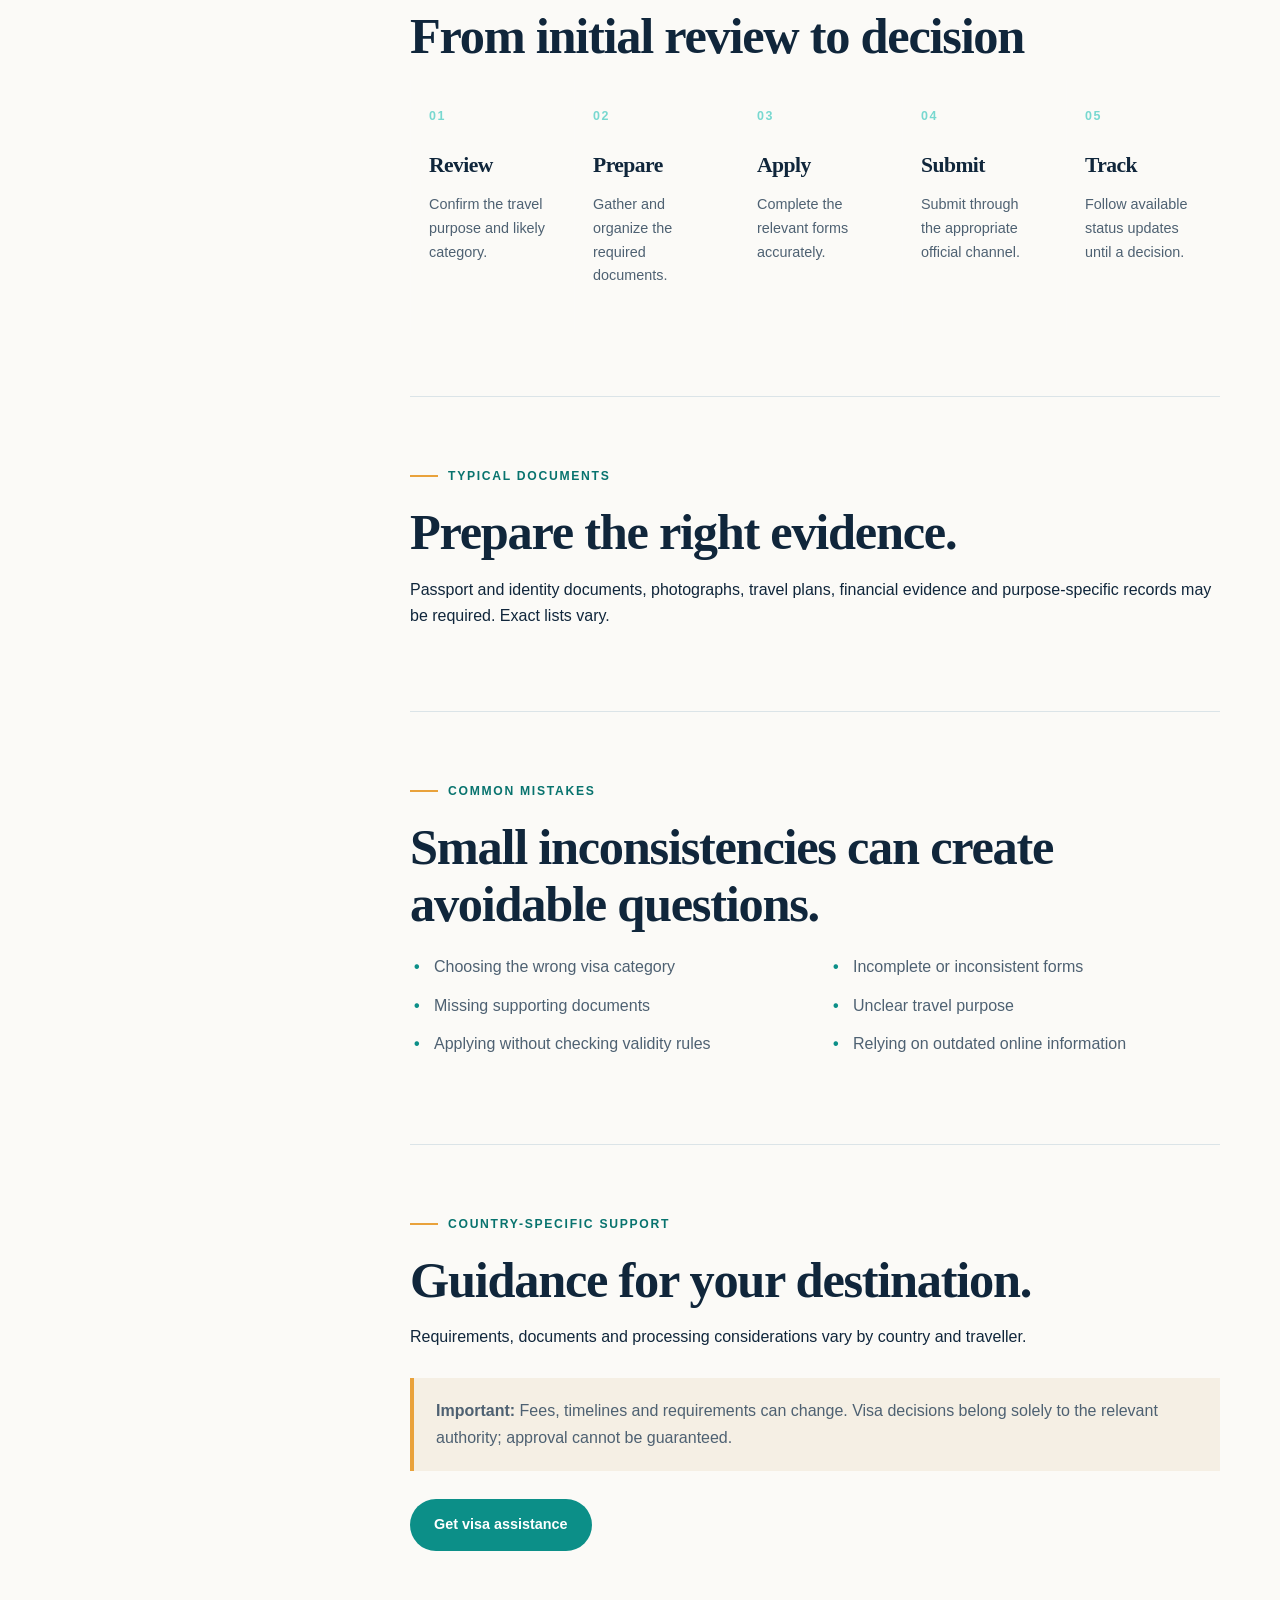
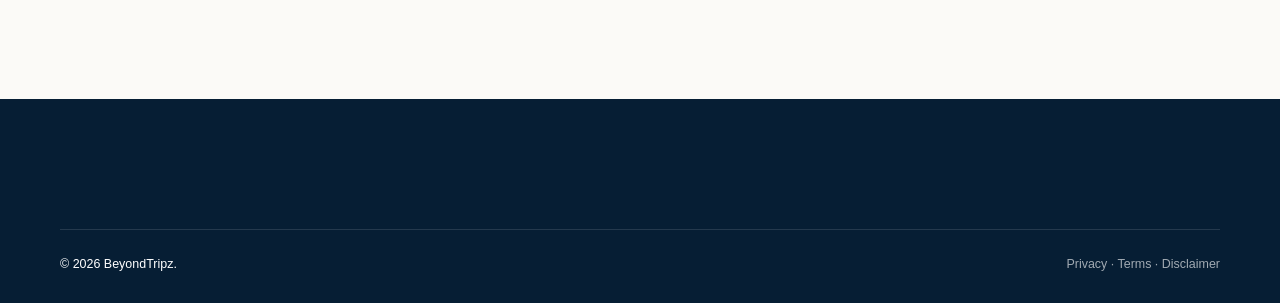
<file: visas.html>
<!doctype html><html lang="en"><head><meta charset="utf-8"><meta name="viewport" content="width=device-width,initial-scale=1"><title>Visa Assistance | BeyondTripz</title><meta name="description" content="Visa requirement guidance, document checklists, form assistance and submission support from BeyondTripz."><link rel="stylesheet" href="assets/css/fontawesome-all.min.css"><link rel="stylesheet" href="assets/css/beyondtripz.css"></head><body class="visas-page inner-page">
<header class="site-header scrolled" data-header><div class="container nav-wrap"><a class="brand" href="index.html"><span class="brand-mark"><i class="fas fa-route"></i></span><span class="brand-name">Beyond<span>Tripz</span></span></a><button class="menu-toggle" data-menu-toggle aria-label="Open menu"><i class="fas fa-bars"></i></button><nav><ul class="nav-links" data-menu><li><a href="index.html">Home</a></li><li><a href="about.html">About</a></li><li><a href="visas.html" aria-current="page">Visa Services</a></li><li><a href="services.html">Travel Services</a></li><li><a href="faq.html">FAQs</a></li><li><a class="btn" href="contact.html?service=visa">Get Visa Assistance</a></li></ul></nav></div></header>
<main><section class="page-hero"><div class="container"><p class="eyebrow">Visa services</p><h1>Prepare with clarity.</h1><p class="lead">The right category, documents and next steps.</p><div class="button-row"><a class="btn btn-light" href="contact.html?service=visa">Check requirements</a></div></div></section>
<section class="section"><div class="container content-grid"><aside class="side-nav"><a href="#categories">Visa categories</a><a href="#help">How we help</a><a href="#process">Application process</a><a href="#documents">Documents</a><a href="#mistakes">Common mistakes</a><a href="#country">Country pages</a></aside><div>
<section class="content-block" id="categories"><p class="eyebrow">Categories</p><h2>Every purpose has a route.</h2><p>Tourist, visit, business, student, transit, family and applicable work-related categories.</p><ul class="bullet-grid"><li>Tourist visas</li><li>Business visas</li><li>Student visas</li><li>Transit visas</li><li>Family and friend visits</li><li>Work-related applications</li></ul><p class="notice">The right category depends on destination, nationality, purpose and personal circumstances.</p></section>
<section class="content-block" id="help"><p class="eyebrow">How we help</p><h2>Support where it matters.</h2><ul class="check-list"><li>Requirement and category guidance</li><li>Personalized document checklist</li><li>Form and document support</li><li>Application and submission guidance</li><li>Available tracking guidance</li></ul></section>
<section class="content-block" id="process"><p class="eyebrow">General process</p><h2>From initial review to decision</h2><div class="steps" style="color:var(--ink)"><article class="step"><h3>Review</h3><p>Confirm the travel purpose and likely category.</p></article><article class="step"><h3>Prepare</h3><p>Gather and organize the required documents.</p></article><article class="step"><h3>Apply</h3><p>Complete the relevant forms accurately.</p></article><article class="step"><h3>Submit</h3><p>Submit through the appropriate official channel.</p></article><article class="step"><h3>Track</h3><p>Follow available status updates until a decision.</p></article></div></section>
<section class="content-block" id="documents"><p class="eyebrow">Typical documents</p><h2>Prepare the right evidence.</h2><p>Passport and identity documents, photographs, travel plans, financial evidence and purpose-specific records may be required. Exact lists vary.</p></section>
<section class="content-block" id="mistakes"><p class="eyebrow">Common mistakes</p><h2>Small inconsistencies can create avoidable questions.</h2><ul class="bullet-grid"><li>Choosing the wrong visa category</li><li>Incomplete or inconsistent forms</li><li>Missing supporting documents</li><li>Unclear travel purpose</li><li>Applying without checking validity rules</li><li>Relying on outdated online information</li></ul></section>
<section class="content-block" id="country"><p class="eyebrow">Country-specific support</p><h2>Guidance for your destination.</h2><p>Requirements, documents and processing considerations vary by country and traveller.</p><p class="notice"><strong>Important:</strong> Fees, timelines and requirements can change. Visa decisions belong solely to the relevant authority; approval cannot be guaranteed.</p><a class="btn" href="contact.html?service=visa">Get visa assistance</a></section>
</div></div></section></main><footer class="site-footer"><div class="container"><div class="footer-bottom"><span>© <span data-year></span> BeyondTripz.</span><span><a href="legal.html">Privacy · Terms · Disclaimer</a></span></div></div></footer><script src="assets/js/beyondtripz.js"></script></body></html>
</file>
<file: assets/css/beyondtripz.css>
:root {
  --ink: #10263b;
  --ink-soft: #4e6172;
  --navy: #0b2f4f;
  --navy-deep: #061e34;
  --teal: #0c8f88;
  --teal-dark: #08736e;
  --sand: #f5efe4;
  --cream: #fbfaf7;
  --white: #ffffff;
  --line: #dbe4e8;
  --amber: #e9a23b;
  --shadow: 0 24px 70px rgba(7, 34, 55, 0.12);
  --radius: 22px;
}

* { box-sizing: border-box; }
html { scroll-behavior: smooth; }
body {
  margin: 0;
  color: var(--ink);
  background: var(--cream);
  font-family: "Inter", "Segoe UI", Arial, sans-serif;
  font-size: 16px;
  line-height: 1.65;
  -webkit-font-smoothing: antialiased;
}
body.menu-open { overflow: hidden; }
a { color: inherit; text-decoration: none; }
img { display: block; width: 100%; }
button, input, select, textarea { font: inherit; }
button { cursor: pointer; }
.container { width: min(1160px, calc(100% - 40px)); margin: 0 auto; }
.narrow { width: min(780px, calc(100% - 40px)); margin: 0 auto; }
.eyebrow {
  display: inline-flex;
  align-items: center;
  gap: 10px;
  margin: 0 0 18px;
  color: var(--teal-dark);
  font-size: .76rem;
  font-weight: 800;
  letter-spacing: .14em;
  text-transform: uppercase;
}
.eyebrow::before { content: ""; width: 28px; height: 2px; background: var(--amber); }
h1, h2, h3, h4 { margin: 0 0 16px; font-family: Georgia, "Times New Roman", serif; line-height: 1.12; letter-spacing: -.025em; }
h1 { font-size: clamp(2.75rem, 7vw, 5.8rem); }
h2 { font-size: clamp(2rem, 4vw, 3.15rem); }
h3 { font-size: 1.35rem; }
p { margin: 0 0 18px; }
.lead { color: var(--ink-soft); font-size: clamp(1.05rem, 2vw, 1.22rem); line-height: 1.75; }
.muted { color: var(--ink-soft); }
.section { padding: 84px 0; }
.section-sm { padding: 68px 0; }
.section-head { max-width: 720px; margin-bottom: 48px; }
.section-head.center { margin-inline: auto; text-align: center; }
.section-head.center .eyebrow { justify-content: center; }
.kicker { color: var(--teal-dark); font-weight: 800; font-size: .8rem; letter-spacing: .12em; text-transform: uppercase; }

.site-header {
  position: fixed;
  inset: 0 0 auto;
  z-index: 50;
  border-bottom: 1px solid transparent;
  transition: .25s ease;
}
.site-header.scrolled { background: rgba(251,250,247,.96); border-color: var(--line); box-shadow: 0 10px 30px rgba(7,34,55,.06); backdrop-filter: blur(14px); }
.nav-wrap { height: 82px; display: flex; align-items: center; justify-content: space-between; gap: 30px; }
.brand { display: inline-flex; align-items: center; gap: 12px; font-weight: 800; }
.brand-mark { display: grid; place-items: center; width: 42px; height: 42px; border-radius: 50%; background: var(--teal); color: #fff; font-size: 1.1rem; }
.brand-name { font-size: 1.15rem; letter-spacing: -.02em; }
.brand-name span { color: var(--teal); }
.nav-links { display: flex; align-items: center; gap: 28px; list-style: none; margin: 0; padding: 0; font-size: .92rem; font-weight: 700; }
.nav-links a { position: relative; }
.nav-links a:not(.btn)::after { content: ""; position: absolute; left: 0; right: 100%; bottom: -7px; height: 2px; background: var(--teal); transition: .2s; }
.nav-links a:hover::after, .nav-links a[aria-current="page"]::after { right: 0; }
.menu-toggle { display: none; width: 44px; height: 44px; border: 0; border-radius: 50%; background: var(--white); color: var(--ink); box-shadow: 0 5px 20px rgba(0,0,0,.08); }

.btn { display: inline-flex; min-height: 52px; align-items: center; justify-content: center; gap: 10px; padding: 0 23px; border: 1px solid transparent; border-radius: 999px; background: var(--teal); color: #fff; font-size: .9rem; font-weight: 800; transition: transform .2s, box-shadow .2s, background .2s; }
.btn:hover { transform: translateY(-2px); background: var(--teal-dark); box-shadow: 0 14px 30px rgba(12,143,136,.24); }
.btn-outline { border-color: rgba(16,38,59,.22); background: transparent; color: var(--ink); }
.btn-outline:hover { background: var(--ink); color: #fff; box-shadow: none; }
.btn-light { background: #fff; color: var(--navy); }
.btn-light:hover { background: var(--sand); color: var(--navy); }
.text-link { display: inline-flex; align-items: center; gap: 8px; color: var(--teal-dark); font-weight: 800; }
.button-row { display: flex; flex-wrap: wrap; gap: 12px; margin-top: 30px; }
.hero .button-row { gap: 16px; margin-top: 34px; margin-bottom: 0; }

.hero {
  position: relative;
  min-height: 100svh;
  display: grid;
  align-items: center;
  overflow: hidden;
  padding: 138px 0 112px;
  isolation: isolate;
  perspective: 1600px;
  background: #10263b url("../../images/doorway-journey-v2.jpg") center 58%/cover no-repeat;
}
.hero-shade { position: absolute; z-index: -1; inset: 0; background: linear-gradient(90deg, rgba(4,17,28,.72) 0%, rgba(4,17,28,.2) 35%, transparent 58%), linear-gradient(180deg, rgba(4,17,28,.5), transparent 32%, rgba(4,17,28,.58)); }
.hero-stage { min-height: calc(100svh - 250px); display: flex; align-items: flex-end; justify-content: flex-start; text-align: left; }
.hero-content { position: relative; z-index: 2; max-width: 470px; padding: 28px 30px; border-left: 2px solid rgba(255,209,116,.9); border-radius: 0 18px 18px 0; background: linear-gradient(90deg, rgba(4,17,28,.58), rgba(4,17,28,.14)); backdrop-filter: blur(5px); opacity: 0; transform: translateY(18px); animation: hero-reveal .9s 1.55s ease forwards; }
.hero-kicker { display: inline-flex; margin: 0 0 12px; color: #ffd174; font-size: .68rem; font-weight: 800; letter-spacing: .15em; text-transform: uppercase; }
.hero h1 { max-width: 450px; color: #fff; font-size: clamp(3rem, 5vw, 5.1rem); line-height: .98; text-wrap: balance; text-shadow: 0 4px 22px rgba(0,0,0,.42); }
.hero .lead { max-width: 420px; color: rgba(255,255,255,.88); font-size: 1.03rem; line-height: 1.55; text-shadow: 0 2px 18px rgba(0,0,0,.5); }
.btn-amber { background: #f3aa3c; color: #10263b; }
.btn-amber:hover { background: #ffd174; color: #10263b; box-shadow: 0 14px 30px rgba(243,170,60,.3); }
.btn-glass { border-color: rgba(255,255,255,.46); background: rgba(4,17,28,.22); color: #fff; backdrop-filter: blur(8px); }
.btn-glass:hover { border-color: #fff; background: #fff; color: var(--navy); box-shadow: none; }

.door-curtain { position: absolute; z-index: 5; inset: 0; display: flex; pointer-events: none; }
.door-panel { position: relative; width: 50.2%; height: 100%; overflow: hidden; border: 1px solid rgba(255,224,184,.24); background-color: rgba(104,57,29,.13); background-image: linear-gradient(110deg, rgba(255,236,207,.12), transparent 32%, rgba(62,29,13,.1) 68%, rgba(255,221,173,.08)), repeating-linear-gradient(90deg, transparent 0 13.8%, rgba(74,38,19,.16) 14%, rgba(255,233,199,.08) 14.3%, transparent 14.7% 28%); box-shadow: inset 0 0 0 10px rgba(82,43,22,.58), inset 0 0 0 12px rgba(255,224,181,.16), inset 0 0 55px rgba(24,10,4,.18), 0 0 40px rgba(0,0,0,.12); backdrop-filter: blur(1.5px) brightness(.84) saturate(.9); -webkit-backdrop-filter: blur(1.5px) brightness(.84) saturate(.9); }
.door-panel::before { content: ""; position: absolute; inset: 5%; border: 2px solid rgba(80,41,20,.38); box-shadow: inset 0 1px 0 rgba(255,231,198,.25), 0 0 0 1px rgba(255,255,255,.04); }
.door-panel::after { content: ""; position: absolute; top: 0; bottom: 0; width: 16px; background: linear-gradient(90deg, rgba(46,21,9,.38), rgba(255,220,171,.16), rgba(35,15,6,.22)); }
.door-panel-left::after { right: 0; }
.door-panel-right::after { left: 0; }
.door-panel-left { transform-origin: left center; animation: open-left 1.65s .2s cubic-bezier(.72,.01,.27,1) forwards; }
.door-panel-right { transform-origin: right center; animation: open-right 1.65s .2s cubic-bezier(.72,.01,.27,1) forwards; }
.door-handle { position: absolute; z-index: 2; top: 50%; width: 62px; height: 8px; border-radius: 99px; background: linear-gradient(#e2b765, #9b6726); box-shadow: 0 3px 7px rgba(0,0,0,.42), inset 0 1px rgba(255,255,255,.5); }
.door-handle::before { content: ""; position: absolute; top: 50%; width: 24px; height: 24px; border-radius: 50%; background: linear-gradient(135deg,#edc778,#9a6527); transform: translateY(-50%); box-shadow: 0 2px 6px rgba(0,0,0,.35); }
.door-panel-left .door-handle { right: 6%; }
.door-panel-left .door-handle::before { right: -2px; }
.door-panel-right .door-handle { left: 6%; }
.door-panel-right .door-handle::before { left: -2px; }
.scroll-cue { position: absolute; z-index: 4; left: 50%; bottom: 26px; display: grid; justify-items: center; gap: 7px; transform: translateX(-50%); color: #fff; font-size: .68rem; font-weight: 800; letter-spacing: .15em; text-transform: uppercase; text-shadow: 0 2px 12px rgba(0,0,0,.7); opacity: 0; animation: scroll-appear .5s 2s ease forwards; }
.scroll-cue i { font-size: 1.05rem; animation: scroll-blink 1.35s 2.2s ease-in-out infinite; }

@keyframes open-left { to { transform: translateX(-102%) rotateY(-12deg); } }
@keyframes open-right { to { transform: translateX(102%) rotateY(12deg); } }
@keyframes hero-reveal { to { opacity: 1; transform: translateY(0); } }
@keyframes scroll-appear { to { opacity: 1; } }
@keyframes scroll-blink { 0%,100% { opacity: .25; transform: translateY(0); } 50% { opacity: 1; transform: translateY(7px); } }

.home-page .site-header:not(.scrolled) .brand-name, .home-page .site-header:not(.scrolled) .nav-links a { color: #fff; }
.home-page .site-header:not(.scrolled) .brand-mark { background: rgba(255,255,255,.16); backdrop-filter: blur(8px); }
.home-page .site-header:not(.scrolled) .brand-name span { color: #ffd174; }
.home-page .site-header:not(.scrolled) .nav-links a:not(.btn)::after { background: #ffd174; }
.home-page .site-header:not(.scrolled) .nav-links .btn { border-color: rgba(255,255,255,.4); background: rgba(4,17,28,.22); backdrop-filter: blur(8px); }
.inner-page .site-header:not(.scrolled) .brand-name, .inner-page .site-header:not(.scrolled) .nav-links a { color: #fff; }
.inner-page .site-header:not(.scrolled) .brand-name span { color: #ffd174; }
.inner-page .site-header:not(.scrolled) .brand-mark { background: rgba(255,255,255,.16); backdrop-filter: blur(8px); }
.inner-page .site-header:not(.scrolled) .nav-links a:not(.btn)::after { background: #ffd174; }
.inner-page .site-header:not(.scrolled) .nav-links .btn, .inner-page .site-header:not(.scrolled) > .container > .btn { border-color: rgba(255,255,255,.42); background: rgba(4,17,28,.24); color: #fff; backdrop-filter: blur(8px); }

.intro-grid, .split { display: grid; grid-template-columns: .9fr 1.1fr; gap: 72px; align-items: center; }
.intro-card { padding: 38px; border: 1px solid var(--line); border-radius: var(--radius); background: #fff; box-shadow: var(--shadow); }
.check-list { display: grid; gap: 14px; list-style: none; padding: 0; margin: 24px 0 0; }
.check-list li { position: relative; padding-left: 32px; color: var(--ink-soft); }
.check-list li::before { content: "✓"; position: absolute; left: 0; top: 1px; display: grid; place-items: center; width: 22px; height: 22px; border-radius: 50%; background: #e2f5f2; color: var(--teal-dark); font-weight: 900; font-size: .75rem; }

.services { background: #edf4f3; }
.card-grid { display: grid; grid-template-columns: repeat(3, 1fr); gap: 18px; }
.service-card { position: relative; min-height: 270px; padding: 30px; overflow: hidden; border: 1px solid rgba(16,38,59,.08); border-radius: var(--radius); background: #fff; transition: transform .25s, box-shadow .25s; }
.service-card:hover { transform: translateY(-6px); box-shadow: var(--shadow); }
.service-card.featured { grid-column: span 2; background: var(--navy); color: #fff; }
.service-card.featured p { color: rgba(255,255,255,.72); max-width: 560px; }
.service-card p { color: var(--ink-soft); font-size: .95rem; }
.service-card .icon { display: grid; place-items: center; width: 48px; height: 48px; margin-bottom: 32px; border-radius: 14px; background: #e3f4f2; color: var(--teal-dark); }
.service-card.featured .icon { background: rgba(255,255,255,.12); color: #79ddd4; }
.service-card .text-link { position: absolute; left: 30px; bottom: 26px; }
.service-card.featured .text-link { color: #79ddd4; }

.visual-card { position: relative; min-height: 520px; overflow: hidden; border-radius: 28px; background: url("../../images/licensed-passport.jpg") center/cover; box-shadow: var(--shadow); }
.visual-card::after { content: ""; position: absolute; inset: 0; background: linear-gradient(to top, rgba(6,30,52,.78), transparent 55%); }
.visual-caption { position: absolute; z-index: 2; left: 32px; right: 32px; bottom: 28px; color: #fff; }
.visual-caption p { margin: 0; color: rgba(255,255,255,.75); }
.tag-list { display: flex; flex-wrap: wrap; gap: 9px; list-style: none; padding: 0; margin: 24px 0 0; }
.tag-list li { padding: 8px 13px; border-radius: 999px; background: var(--sand); font-size: .82rem; font-weight: 700; }

.process { background: var(--navy-deep); color: #fff; }
.process .eyebrow { color: #78d8d0; }
.process .lead { color: rgba(255,255,255,.68); }
.steps { display: grid; grid-template-columns: repeat(5, 1fr); gap: 10px; counter-reset: step; }
.steps-four { grid-template-columns: repeat(4, 1fr); }
.step { position: relative; padding: 26px 18px; border-left: 1px solid rgba(255,255,255,.16); counter-increment: step; }
.step::before { content: "0" counter(step); display: block; margin-bottom: 26px; color: #78d8d0; font-size: .78rem; font-weight: 800; letter-spacing: .12em; }
.step p { color: var(--ink-soft); font-size: .9rem; }
.process .step p { color: rgba(255,255,255,.62); }

.why-grid { display: grid; grid-template-columns: 1fr 1fr; gap: 22px; }
.reason { padding: 28px; border-top: 1px solid var(--line); }
.reason span { display: inline-block; margin-bottom: 14px; color: var(--amber); font-weight: 900; }
.reason p { color: var(--ink-soft); margin: 0; }

.testimonial { padding: 56px; border-radius: 28px; background: var(--sand); text-align: center; }
.testimonial blockquote { max-width: 700px; margin: 0 auto 22px; font: 1.65rem/1.45 Georgia, serif; }
.testimonial small { color: var(--ink-soft); }
.faq-list { border-top: 1px solid var(--line); }
.faq-item { border-bottom: 1px solid var(--line); }
.faq-question { width: 100%; display: flex; justify-content: space-between; gap: 24px; padding: 24px 0; border: 0; background: transparent; color: var(--ink); text-align: left; font-weight: 800; }
.faq-question span:last-child { color: var(--teal); font-size: 1.25rem; transition: transform .2s; }
.faq-answer { display: none; max-width: 760px; padding: 0 0 24px; color: var(--ink-soft); }
.faq-item.open .faq-answer { display: block; }
.faq-item.open .faq-question span:last-child { transform: rotate(45deg); }

.cta-band { overflow: hidden; padding: 74px 0; background: linear-gradient(120deg, var(--teal-dark), var(--teal)); color: #fff; }
.cta-grid { display: flex; align-items: center; justify-content: space-between; gap: 40px; }
.cta-grid p { margin: 0; color: rgba(255,255,255,.75); }

.page-hero { position: relative; min-height: 520px; display: grid; align-items: end; padding: 170px 0 72px; overflow: hidden; isolation: isolate; background: var(--navy); color: #fff; }
.page-hero::before { content: ""; position: absolute; z-index: -2; inset: 0; background-position: center; background-size: cover; transform: scale(1.02); }
.page-hero::after { content: ""; position: absolute; z-index: -1; inset: 0; background: linear-gradient(90deg, rgba(4,17,28,.82), rgba(4,17,28,.2) 65%), linear-gradient(0deg, rgba(4,17,28,.5), transparent 55%); }
.page-hero .container { position: relative; }
.page-hero h1 { max-width: 720px; font-size: clamp(2.8rem, 6vw, 5.2rem); text-wrap: balance; }
.page-hero p { max-width: 560px; }
.page-hero .lead { color: rgba(255,255,255,.8); }
.page-hero .eyebrow { color: #ffd174; }
.about-page .page-hero::before { background-image: url("../../images/licensed-travel-planning.jpg"); background-position: center 48%; }
.services-page .page-hero::before { background-image: url("../../images/licensed-tour-hotel.jpg"); background-position: center 54%; }
.visas-page .page-hero::before { background-image: url("../../images/licensed-passport.jpg"); background-position: center 57%; }
.faq-page .page-hero::before { background-image: url("../../images/licensed-flight.jpg"); background-position: center 43%; }
.contact-page .page-hero::before { background-image: url("../../images/licensed-travel-planning.jpg"); background-position: center 50%; }
.legal-page .page-hero { min-height: 430px; }
.legal-page .page-hero::before { background-image: url("../../images/licensed-passport.jpg"); background-position: center 58%; }
.content-grid { display: grid; grid-template-columns: 280px 1fr; gap: 70px; align-items: start; }
.side-nav { position: sticky; top: 110px; padding: 24px; border: 1px solid var(--line); border-radius: 18px; background: #fff; }
.side-nav a { display: block; padding: 10px 0; color: var(--ink-soft); font-size: .9rem; font-weight: 700; border-bottom: 1px solid var(--line); }
.side-nav a:last-child { border: 0; }
.content-block { padding: 0 0 64px; scroll-margin-top: 110px; }
.content-block + .content-block { padding-top: 62px; border-top: 1px solid var(--line); }
.bullet-grid { display: grid; grid-template-columns: 1fr 1fr; gap: 12px 28px; margin: 22px 0; padding: 0; list-style: none; }
.bullet-grid li { position: relative; padding-left: 24px; color: var(--ink-soft); }
.bullet-grid li::before { content: "•"; position: absolute; left: 4px; color: var(--teal); font-weight: 900; }
.notice { margin: 28px 0; padding: 20px 22px; border-left: 4px solid var(--amber); background: var(--sand); color: var(--ink-soft); }

.form-card { padding: 36px; border-radius: var(--radius); background: #fff; box-shadow: var(--shadow); }
.form-grid { display: grid; grid-template-columns: 1fr 1fr; gap: 20px; }
.field.full { grid-column: 1 / -1; }
label { display: block; margin-bottom: 7px; font-size: .84rem; font-weight: 800; }
input, select, textarea { width: 100%; border: 1px solid var(--line); border-radius: 10px; padding: 13px 14px; background: #fff; color: var(--ink); }
input:focus, select:focus, textarea:focus { outline: 3px solid rgba(12,143,136,.14); border-color: var(--teal); }
textarea { min-height: 130px; resize: vertical; }
.contact-options { display: grid; gap: 14px; }
.contact-option { padding: 24px; border: 1px solid var(--line); border-radius: 16px; background: #fff; }
.contact-option i { margin-right: 10px; color: var(--teal); }
.contact-option p { margin: 6px 0 0; color: var(--ink-soft); font-size: .9rem; }
.form-note { margin: 12px 0 0; font-size: .8rem; }

.site-footer { padding: 72px 0 28px; background: var(--navy-deep); color: #fff; }
.footer-grid { display: grid; grid-template-columns: 1.4fr repeat(3, 1fr); gap: 48px; }
.site-footer .brand { margin-bottom: 20px; }
.site-footer p, .site-footer a, .site-footer li { color: rgba(255,255,255,.62); }
.site-footer h4 { font: 800 .78rem/1.3 "Inter", sans-serif; letter-spacing: .12em; text-transform: uppercase; }
.footer-links { list-style: none; margin: 0; padding: 0; }
.footer-links li { margin-bottom: 10px; }
.footer-links a:hover { color: #fff; }
.footer-bottom { display: flex; justify-content: space-between; gap: 20px; margin-top: 58px; padding-top: 24px; border-top: 1px solid rgba(255,255,255,.12); font-size: .78rem; }
.float-contact { position: fixed; z-index: 40; right: 22px; bottom: 22px; display: grid; place-items: center; width: 58px; height: 58px; border-radius: 50%; background: #1ebf72; color: #fff; box-shadow: 0 12px 30px rgba(0,0,0,.23); }
.skip-link { position: fixed; z-index: 100; left: 12px; top: -60px; padding: 10px 14px; background: #fff; color: #000; }
.skip-link:focus { top: 12px; }

@media (max-width: 960px) {
  .nav-links { position: fixed; inset: 0 0 0 22%; display: flex; flex-direction: column; align-items: flex-start; padding: 110px 36px 40px; background: var(--cream); transform: translateX(100%); transition: transform .25s; box-shadow: -20px 0 60px rgba(0,0,0,.12); }
  .nav-links.open { transform: translateX(0); }
  .menu-toggle { display: grid; place-items: center; z-index: 2; }
  .intro-grid, .split { grid-template-columns: 1fr; gap: 44px; }
  .card-grid { grid-template-columns: 1fr 1fr; }
  .service-card.featured { grid-column: span 2; }
  .steps { grid-template-columns: 1fr 1fr; }
  .steps-four { grid-template-columns: 1fr 1fr; }
  .content-grid { grid-template-columns: 1fr; }
  .side-nav { position: static; display: flex; gap: 14px; overflow-x: auto; white-space: nowrap; }
  .side-nav a { border: 0; }
  .footer-grid { grid-template-columns: 1fr 1fr; }
  .home-page .site-header:not(.scrolled) .nav-links a { color: var(--ink); }
  .home-page .site-header:not(.scrolled) .nav-links .btn { color: #fff; background: var(--teal); }
  .inner-page .site-header:not(.scrolled) .nav-links a { color: var(--ink); }
  .inner-page .site-header:not(.scrolled) .nav-links .btn { color: #fff; background: var(--teal); }
}

@media (max-width: 680px) {
  .container, .narrow { width: min(100% - 28px, 1160px); }
  .section { padding: 72px 0; }
  .hero { min-height: 100svh; padding: 110px 0 88px; background-position: 50% 55%; }
  .hero-stage { min-height: calc(100svh - 220px); align-items: flex-end; }
  .hero-content { max-width: 330px; padding: 20px 22px; }
  .hero h1 { font-size: clamp(2.75rem, 13vw, 4rem); }
  .hero-kicker { font-size: .6rem; letter-spacing: .1em; }
  .hero .lead { max-width: 34rem; font-size: 1rem; line-height: 1.6; }
  .hero .button-row { display: grid; grid-template-columns: 1fr; gap: 12px; width: min(100%, 320px); margin: 28px auto 0; }
  .scroll-cue span { display: none; }
  .trust-grid, .card-grid, .steps, .why-grid, .footer-grid, .form-grid, .bullet-grid { grid-template-columns: 1fr; }
  .trust-item { border-right: 0; border-bottom: 1px solid rgba(255,255,255,.12); }
  .service-card.featured { grid-column: auto; }
  .visual-card { min-height: 420px; }
  .testimonial { padding: 38px 24px; }
  .testimonial blockquote { font-size: 1.3rem; }
  .cta-grid, .footer-bottom { align-items: flex-start; flex-direction: column; }
  .page-hero { min-height: 460px; padding: 140px 0 52px; }
  .form-card { padding: 24px; }
}

@media (prefers-reduced-motion: reduce) {
  *, *::before, *::after { scroll-behavior: auto !important; transition: none !important; }
  .door-curtain { display: none; }
  .hero-content, .scroll-cue { opacity: 1; transform: none; animation: none; }
}
</file>
